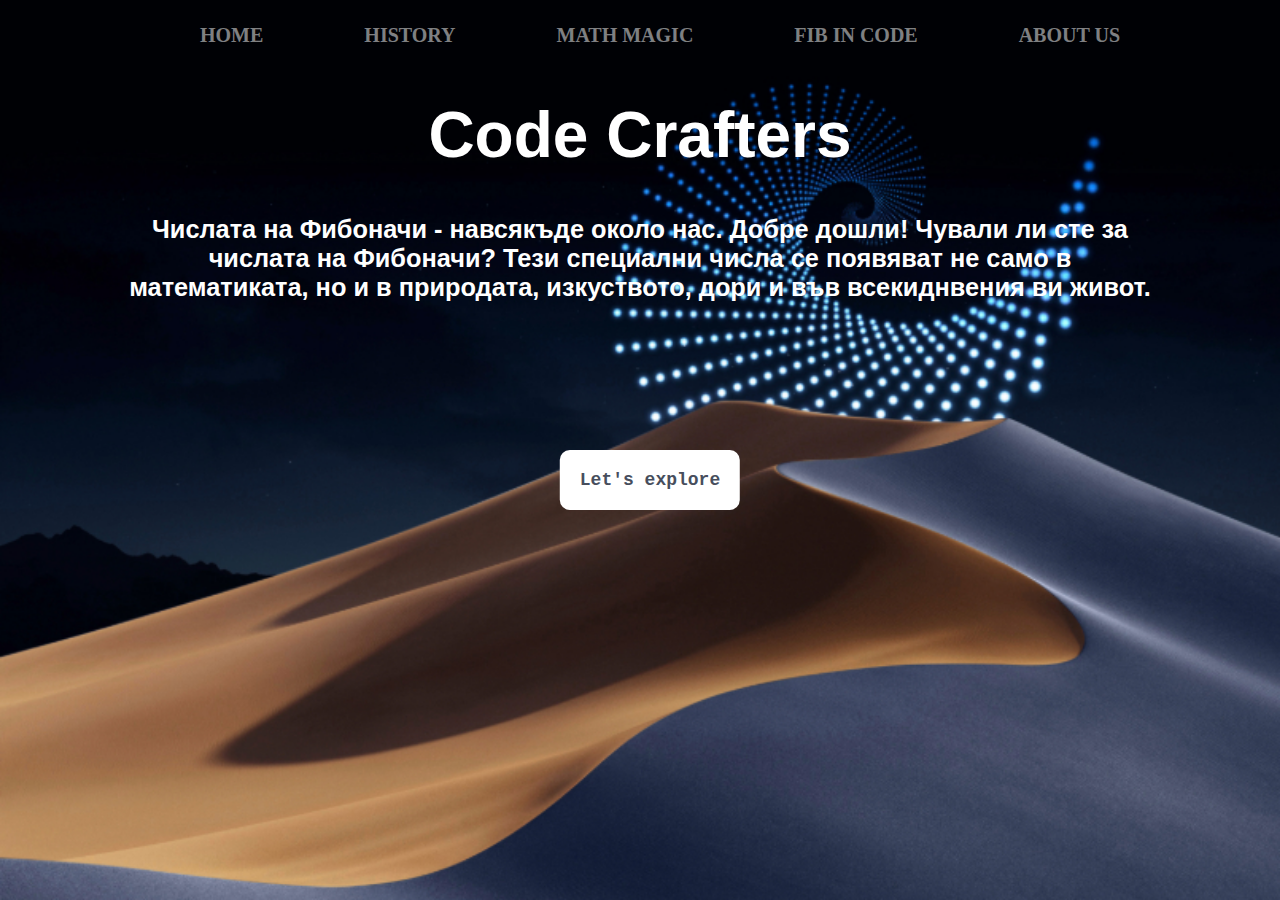
<file: index.html>
<!DOCTYPE html>
<html lang="en">

<head>
    <meta charset="UTF-8">
    <meta name="viewport" content="width=device-width, initial-scale=1.0">
    <title>CodeCrafterS</title>
    <link rel="stylesheet" href="style/main.css">
</head>

<body>
    <ul class="nav">
        <li><a href="index.html">Home</a></li>
        <li><a href="pages/history.html">History</a></li>
        <li><a href="pages/mathematics-magic.html">Math Magic</a></li>
        <li><a href="pages/fibin-code.html">Fib In Code</a></li>
        <li><a href="pages/about-us.html">About Us</a></li>
    </ul>
    <div class="text-center">
        <h1>Code Crafters</h1>
        <h2>Числата на Фибоначи - навсякъде около нас.
            Добре дошли!
            Чували ли сте за числата на Фибоначи? Тези специални числа се
             появяват не само в математиката, но и в природата, изкуството, дори и във всекиднвения ви живот.
            </h2>
            <a href="pages/history.html"><button>Let's explore</button></a>
    </div>

    

</body>

</html>
</file>
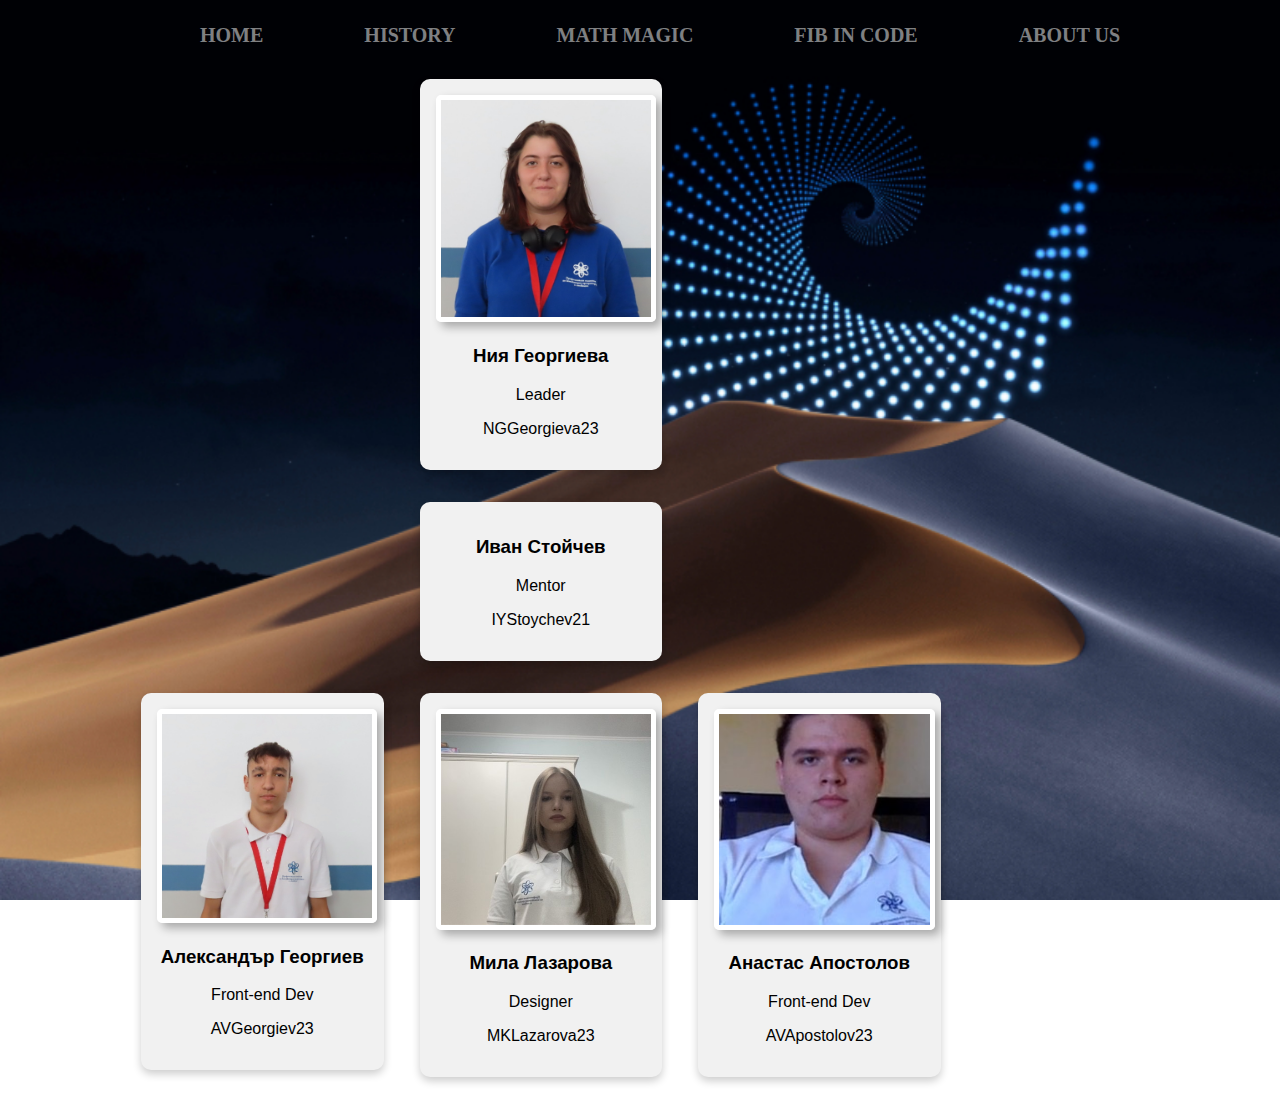
<file: Aboutus.html>
<!DOCTYPE html>
<html lang="en">

<head>
    <meta charset="UTF-8">
    <meta name="viewport" content="width=device-width, initial-scale=1.0">
    <title>CodeCrafterS</title>
    <link rel="stylesheet" href="style.css">
</head>

<body>
    <ul class="nav">
        <li><a href="homepage.html">Home</a></li>
        <li><a href="History.html">History</a></li>
        <li><a href="mathematicsmagic.html">Math Magic</a></li>
        <li><a href="fibincode.html">Fib In Code</a></li>
        <li><a href="Aboutus.html">About Us</a></li>
    </ul>

    <center>
        <div>
            <div class="row">
                <div class="column">
                </div>
                <div class="column">
                    <div class="card">
                        <img src="img/NGGeorgieva.jpg">
                        <h3>Ния Георгиева</h3>
                        <p>Leader</p>
                        <p>NGGeorgieva23</p>
                    </div>
                </div>
                <div class="column">
                </div>
            </div>

            <div class="row">
                <div class="column">
                </div>
                <div class="column">
                    <div class="card">
                        <h3>Иван Стойчев</h3>
                        <p>Mentor</p>
                        <p>IYStoychev21</p>
                    </div>
                </div>
                <div class="column">
                </div>
            </div>

            <div class="row"></div>
            <div class="row">
                <div class="column">
                    <div class="card">
                        <img src="img/AVGeorgiev23.jpg">
                        <h3>Александър Георгиев</h3>
                        <p>Front-end Dev</p>
                        <p>AVGeorgiev23</p>
                    </div>
                </div>

                <div class="column">
                    <div class="card">
                        <img src="img/MKLazarova23.jpg">
                        <h3>Мила Лазарова</h3>
                        <p>Designer</p>
                        <p>MKLazarova23</p>
                    </div>
                </div>

                <div class="column">
                    <div class="card">
                        <img src="img/AVApostolov23.jpg">
                        <h3>Анастас Апостолов</h3>
                        <p>Front-end Dev</p>
                        <p>AVApostolov23</p>
                    </div>
                </div>

            </div>
        </div>
    </center>
</body>

</html>
</file>
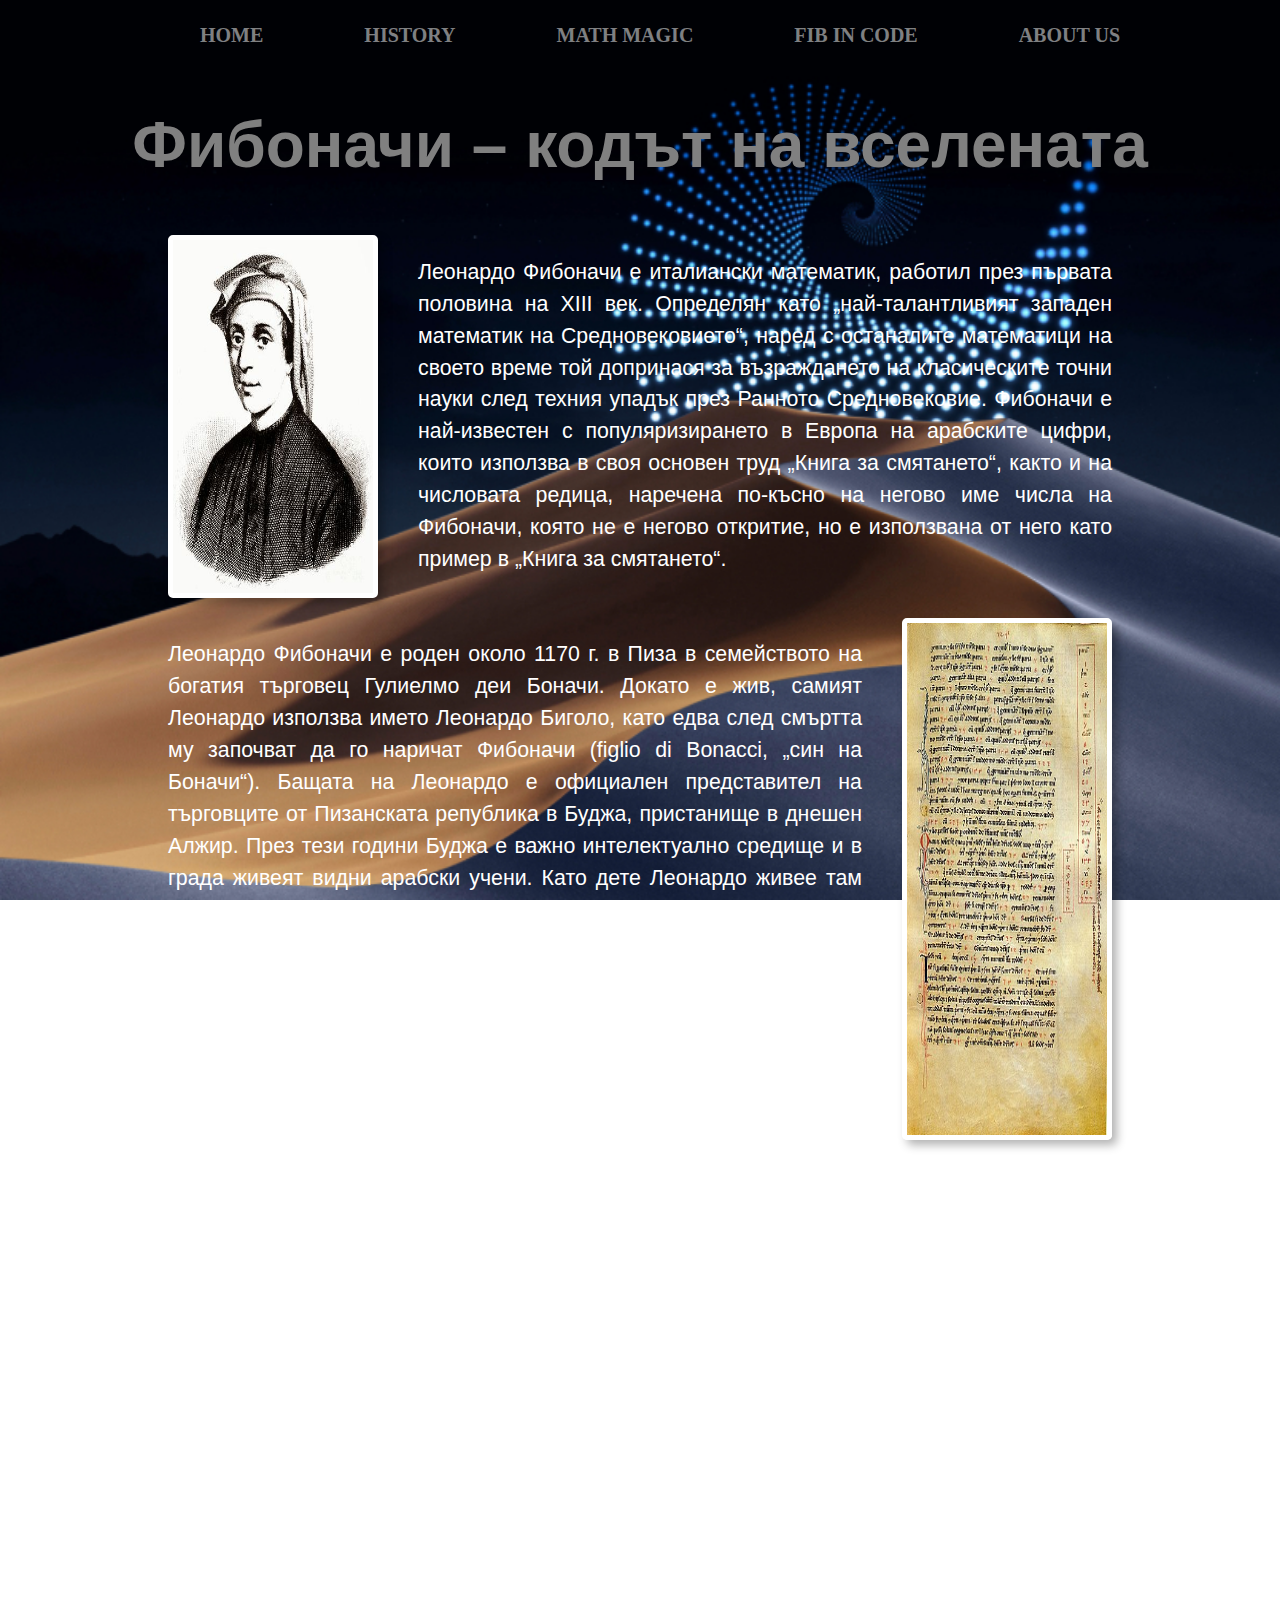
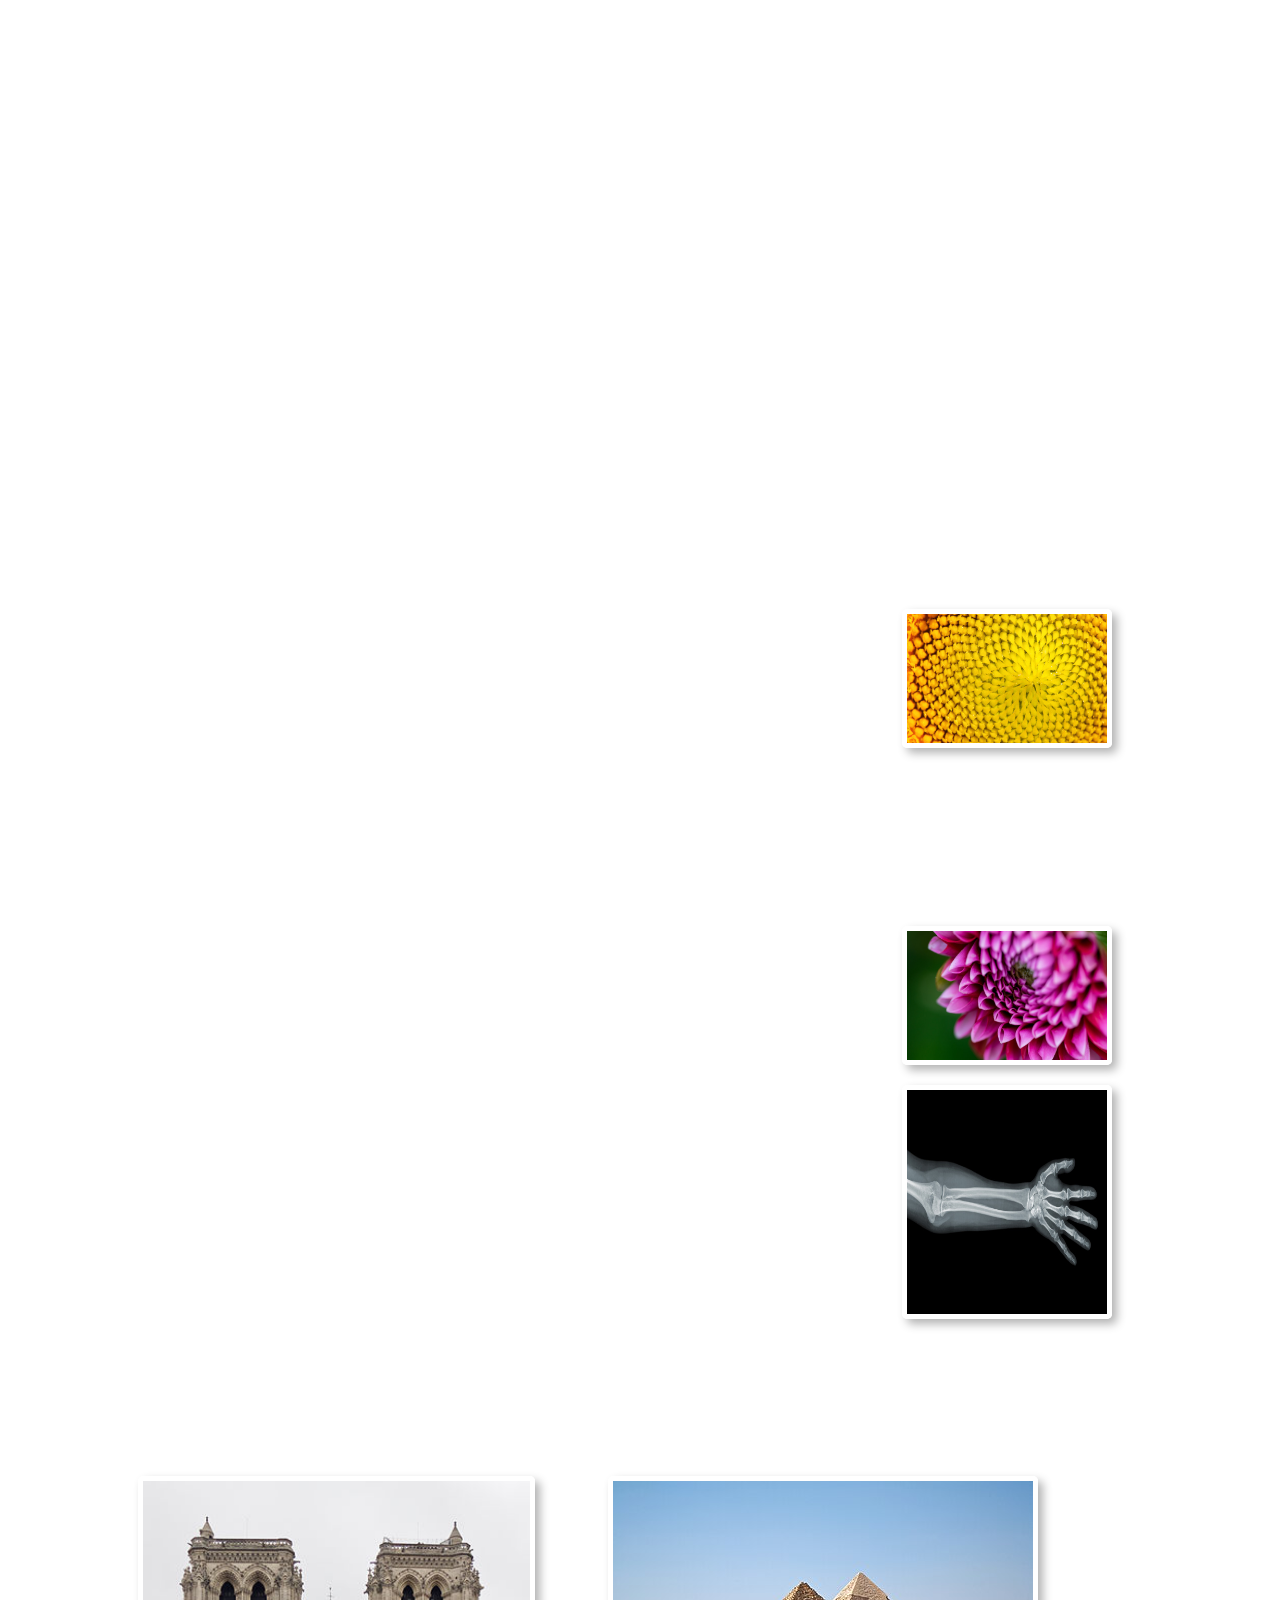
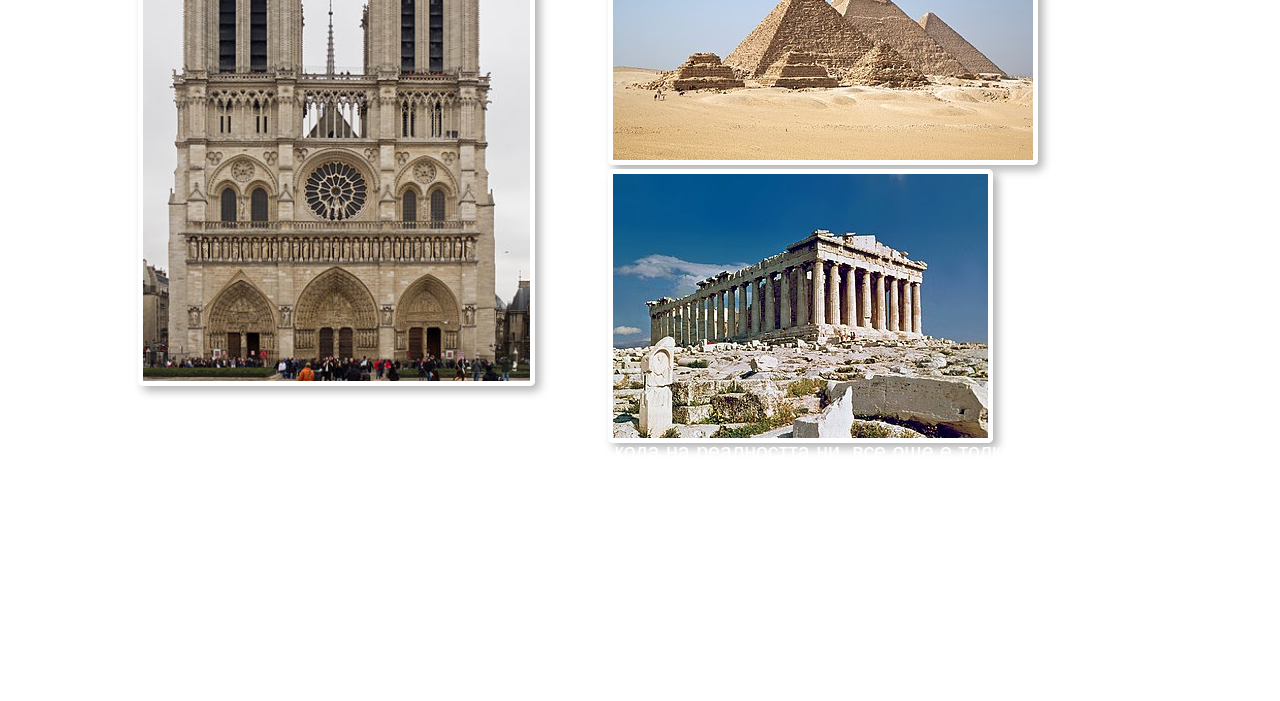
<file: History.html>
<!DOCTYPE html>
<html lang="en">

<head>
  <meta charset="UTF-8">
  <meta name="viewport" content="width=device-width, initial-scale=1.0">
  <link rel="stylesheet" href="style.css">
  <title>CodeCrafterS</title>
</head>

<body>
  <ul class="nav">
    <li><a href="homepage.html">Home</a></li>
    <li><a href="History.html">History</a></li>
    <li><a href="mathematicsmagic.html">Math Magic</a></li>
    <li><a href="fibincode.html">Fib In Code</a></li>
    <li><a href="Aboutus.html">About Us</a></li>
</ul>
  <h2 class="title">Фибоначи – кодът на вселената</h2>
  <div class="block">
    <img src="img/Fibonacci2.jpg">
    <p>Леонардо Фибоначи е италиански математик, работил през първата половина на XIII век. Определян като
      „най-талантливият западен математик на Средновековието“, наред с останалите математици на своето време той
      допринася за възраждането на класическите точни науки след техния упадък през Ранното Средновековие. Фибоначи
      е
      най-известен с популяризирането в Европа на арабските цифри, които използва в своя основен труд „Книга за
      смятането“, както и на числовата редица, наречена по-късно на негово име числа на Фибоначи, която не е негово
      откритие, но е използвана от него като пример в „Книга за смятането“. </p>
  </div>
  <div class="block">
    <p>Леонардо Фибоначи е роден около 1170 г. в Пиза в семейството на богатия търговец Гулиелмо деи Боначи. Докато
      е
      жив,
      самият Леонардо използва името Леонардо Биголо, като едва след смъртта му започват да го наричат Фибоначи
      (figlio
      di
      Bonacci, „син на Боначи“). Бащата на Леонардо е официален представител на търговците от Пизанската република в
      Буджа, пристанище в днешен Алжир. През тези години Буджа е важно интелектуално средище и в града живеят видни
      арабски учени. Като дете Леонардо живее там заедно с баща си, и още по това време се запознава с арабските
      цифри.
      След като установява, че аритметичните изчисления с арабски цифри са по-прости и ефективни, отколкото с римски
      цифри, Фибоначи предприема пътувания в Средиземноморието – Египет, Сирия, Сицилия, Прованс, Цариград, за да се
      учи
      при водещите математици от това време. Той се връща в Италия около 1200 г., а през 1202 г. публикува наученото
      в
      своята „Книга за смятането“.</p>
    <img src="img/330px-Liber_abbaci_magliab_f124r.jpg">
  </div>
  <div class="block">
    <p>В своята „Книга за смятането“ Фибоначи представя т.нар. „индийски метод“, известен днес като арабски цифри.
      Книгата
      се застъпва за използването на десетична бройна система с позиционна номерация и демонстрира практическите
      преимущества на този метод, прилагайки решетъчно умножение и египетски дроби в счетоводството, преобразуването
      на
      единици за измерване, изчисляването на лихви и обменни курсове. Освен използването на арабските цифри, книгата
      включва и признаци за делимост, правила за изчисляване на квадратни и кубични корени, както и множество
      примерни
      задачи с техните решения. „Книга за смятането“ става популярна сред образованите кръгове в Западна Европа и
      оказва
      силно влияние върху развитието на западноевропейската мисъл.</p>
  </div>
  <div class="block">
    <p>Значението на числата на Фибоначи в математиката е толкова голямо, че и днес на тях е посветено самостоятелно
      периодично издание, Fibonacci Quarterly. Неговото име носи и астероидът 6765 Фибоначи.</p>
  </div>
  <div class="block">
    <p>През далечната 1202 г. италианският математик и животновъд Леонардо Писано, в опит да пресметне колко зайци
      ще
      е
      отгледал до края на сезона, прави определени изчисления и получава специфична поредица от числа, която
      по-късно
      става известна като числата или редицата на Фибоначи.</p>
  </div>
  <div class="block">
    <p>А последователността е следната: 1, 1, 2, 3, 5, 8, 13, 21, 34, 55, 89, 144 и така - до безкрайност. Формулата
      е
      проста - всяко следващо число е равно на сбора между предходните две, а съотношението между последните две
      числа
      в
      редицата е невероятно близо до "златното сечение" (1.618).</p>
  </div>
  <div class="block">
    <p>"Златното сечение" е термин, въведен от Леонардо да Винчи, и се счита за божествена пропорция, която се среща
      в
      древногръцката архитектура, египетската култура и е в основата на философските въжделения на Питагор.</p>
  </div>
  <div class="block">
    <p>Истината е, че числата на Фибоначи се срещат в природата по най-различни и любопитни начини - явление, което
      представлява главоблъсканица за учените от стотици години насам.</p>
    <img src="img/768x432.jpg">
  </div>
  <div class="block">
    <p>Подредбата на семките в слънчогледа е най-очевидният пример за това. Броят на спиралите в питата винаги е
      равен
      на
      число на Фибоначи, а броят на сочещите наляво и тези на сочещите надясно спирали винаги е равен на две поредни
      числа
      на Фибоначи.</p>
  </div>
  <div class="block">
    <p>Същото явление може да се наблюдава и при формите на шишарката, ананаса, зелето и дори в черупките на
      охлювите
      и
      подредбата на тичинки при цветята.</p>
    <img src="img/768x432 (1).jpg">
  </div>
  <div class="block">

    <p>Но най-интересното е, че редицата на Фибоначи присъства и в биологичния дизайн на човека, като органите и
      частите
      на тялото следват последователността от 1, 2, 3 и 5. Ако погледнем ръката или краката си, ще установим, че те
      се
      състоят от три части и завършват с пет пръста. Големината на костите в крайниците и размера на фалангите в
      пръстите
      ни също са подвластни на тези пропорции.</p>
    <img src="img/768x432 (2).jpg">
  </div>
  <div class="block">
    <p>Златното сечение съществува и в архитектурата още от древни времена. Примери за това са Египетските пирамиди,
      Партенона в атинския Акропол, Парижката света Богородица и др. </p>
  </div>
  <div class="img-grid">
    <img src="img/375px-Cathédrale_Notre-Dame_de_Paris_-_12.jpg" class="grid-item">
    <span class="grid-item">
      <img src="img/All_Gizah_Pyramids.jpg"><br />
      <img src="img/The_Parthenon_in_Athens.jpg">
    </span>
  </div>
  <div class="block">
    <p>Защо и как редицата на Фибоначи отразява кода на реалността ни, все още е толкова голяма гатанка, колкото е и
      по
      времето на Леонардо Писано.</p>
  </div>
  <div class="block">
    <p>Едно е сигурно - колкото повече се вглеждаме в природата и нейните форми, на толкова повече места
      забелязваме,
      че
      съществуват математически закономерности, които ни карат да чувстваме, че всичко живо около нас е отлято по
      сходен,
      космически калъп.</p>
  </div>
</body>

</html>
</file>
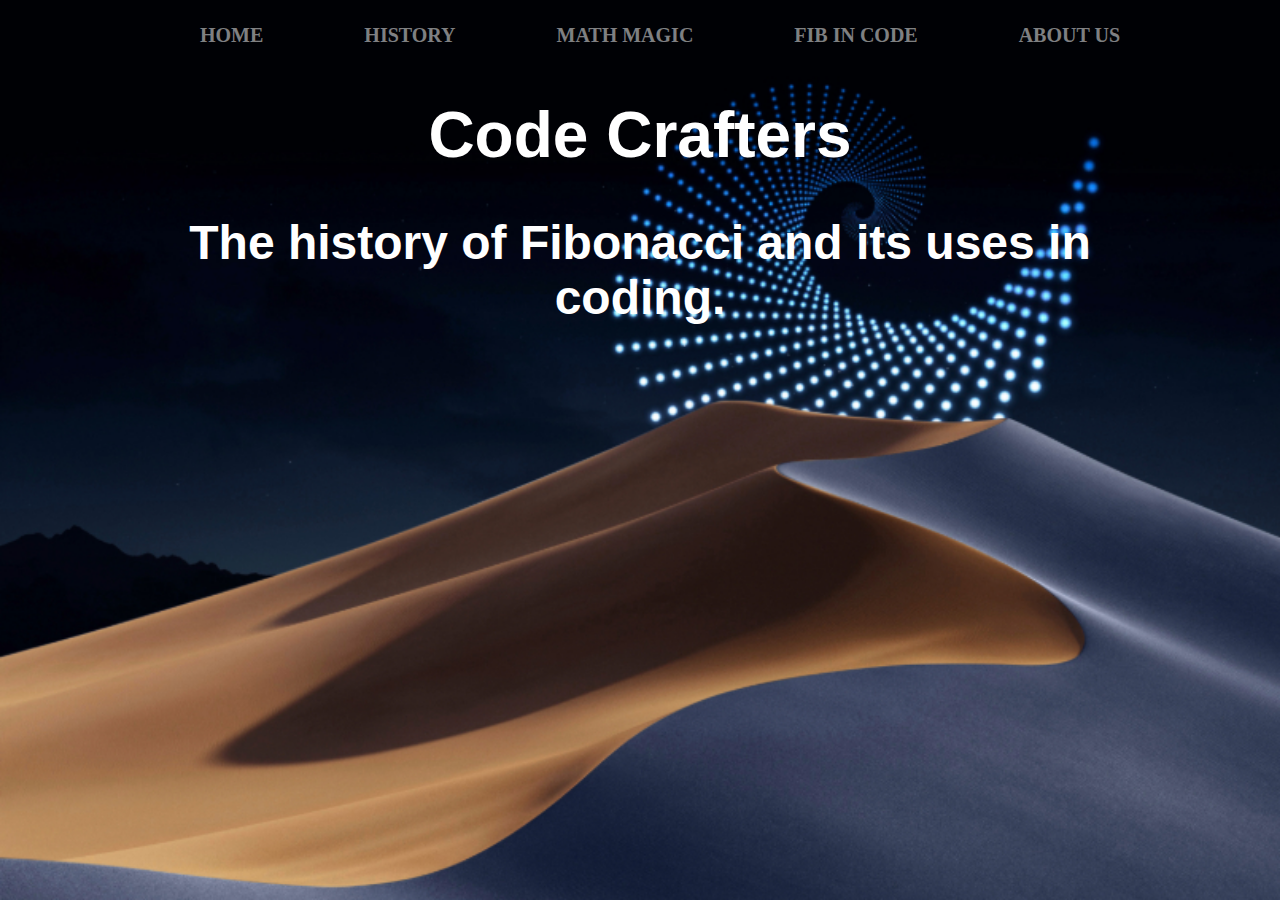
<file: homepage.html>
<!DOCTYPE html>
<html lang="en">

<head>
    <meta charset="UTF-8">
    <meta name="viewport" content="width=device-width, initial-scale=1.0">
    <title>CodeCrafterS</title>
    <link rel="stylesheet" href="style.css">
</head>

<body>
    <ul class="nav">
        <li><a href="homepage.html">Home</a></li>
        <li><a href="History.html">History</a></li>
        <li><a href="mathematicsmagic.html">Math Magic</a></li>
        <li><a href="fibincode.html">Fib In Code</a></li>
        <li><a href="Aboutus.html">About Us</a></li>
    </ul>
    <div class="text-center">
        <h1>Code Crafters</h1>
        <h2>The history of Fibonacci and its uses in coding.</h2>
    </div>


</body>

</html>
</file>
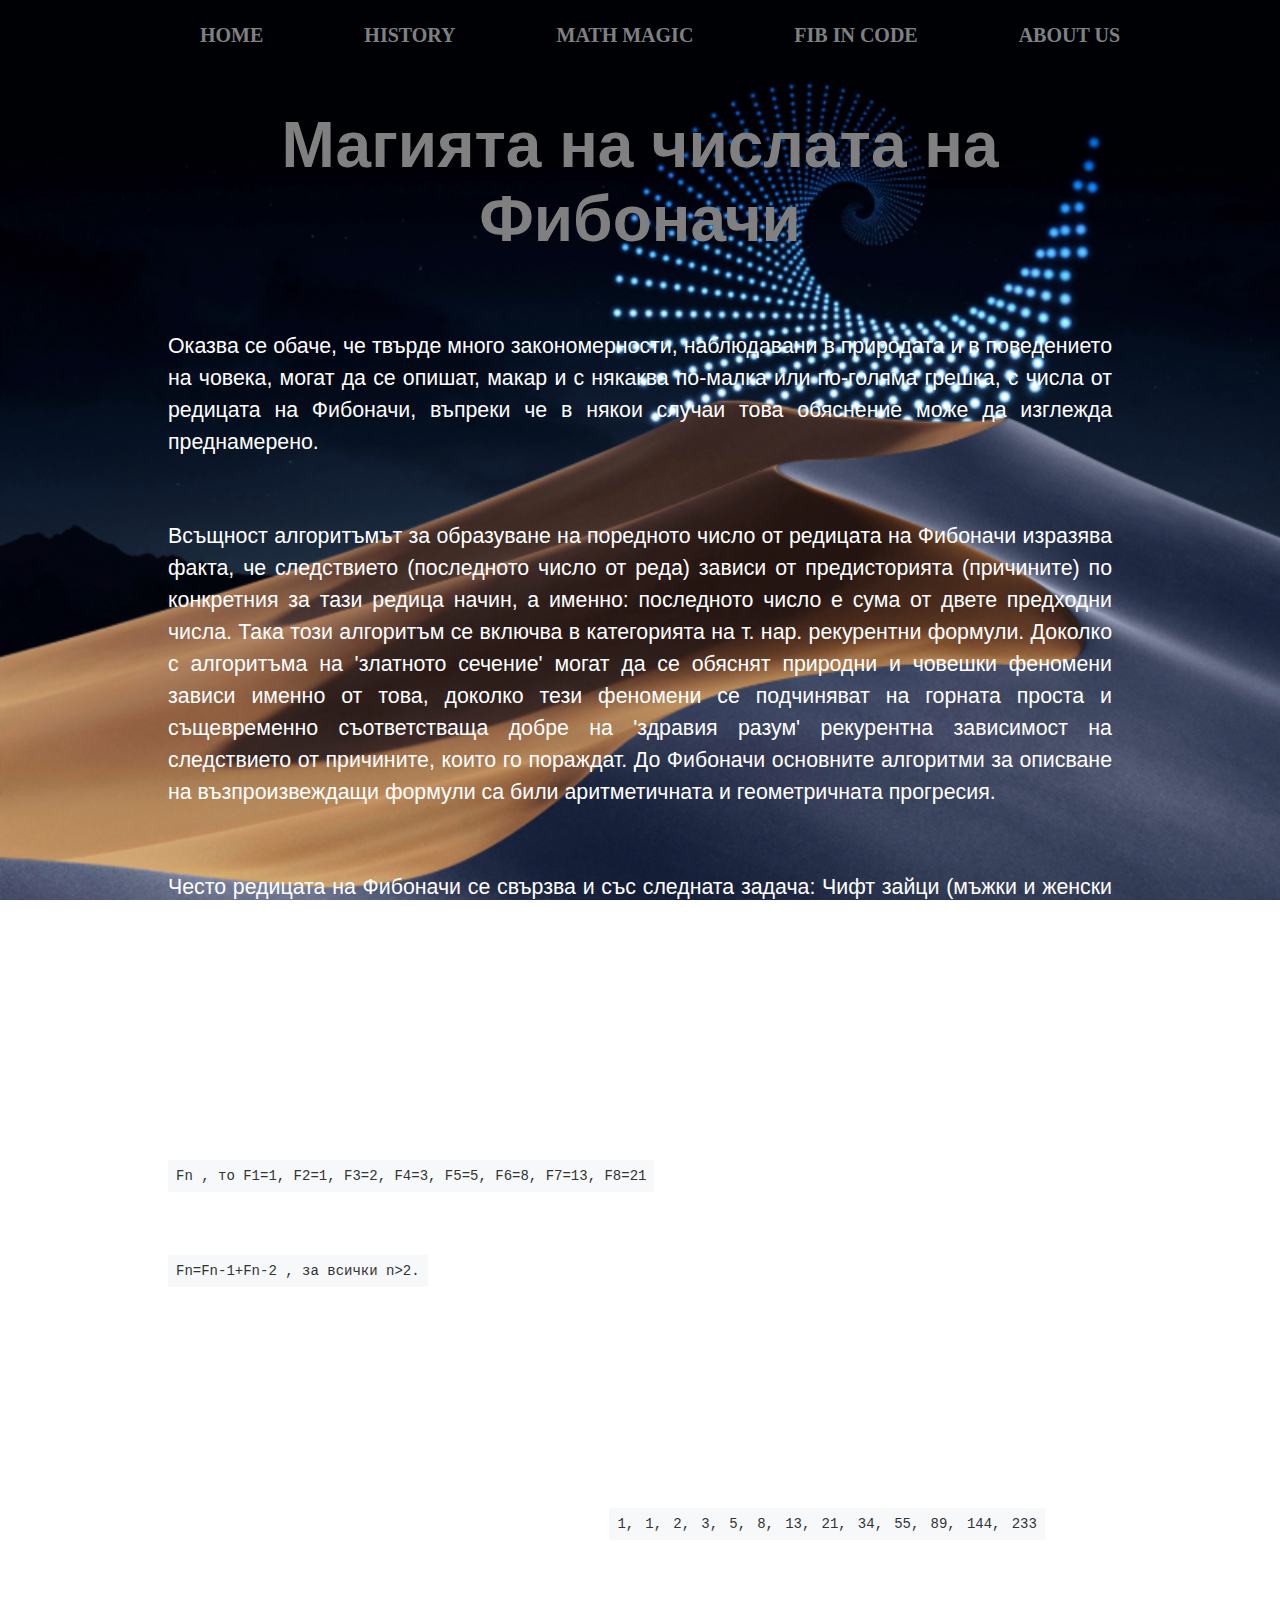
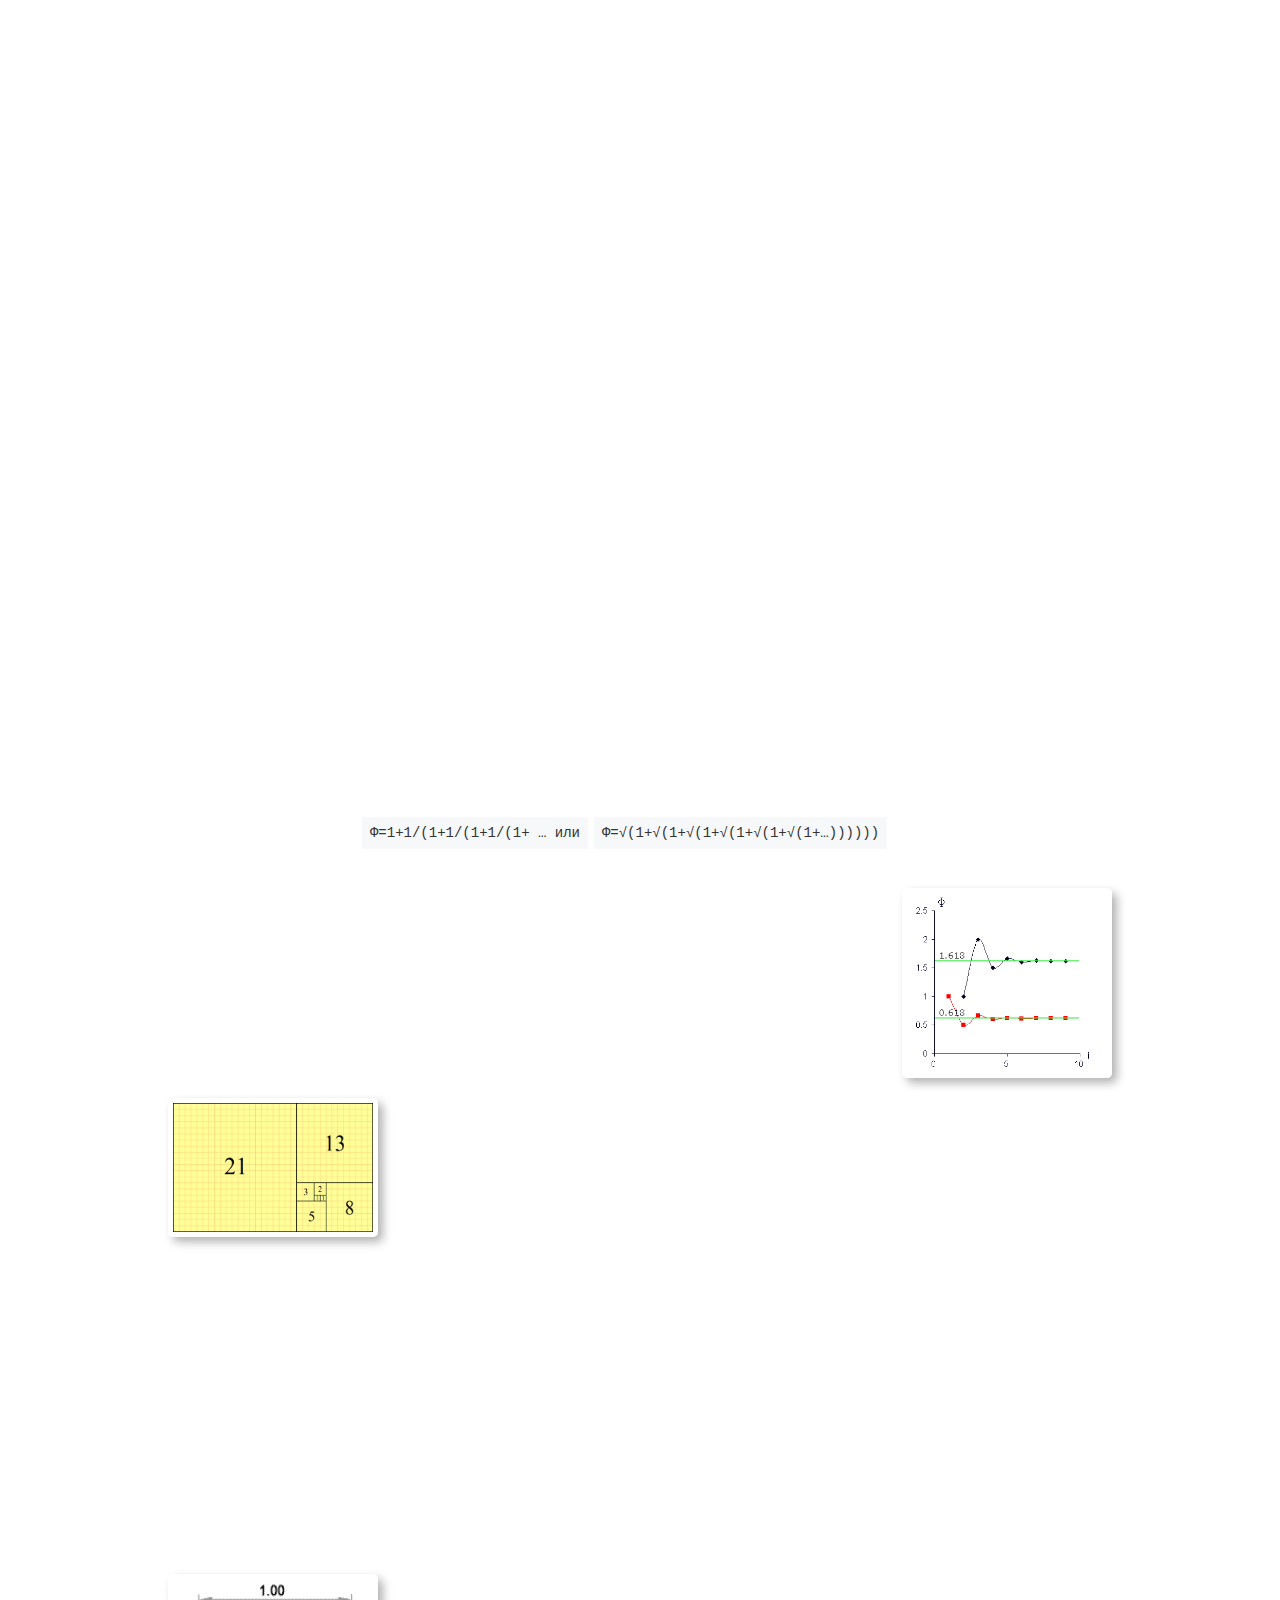
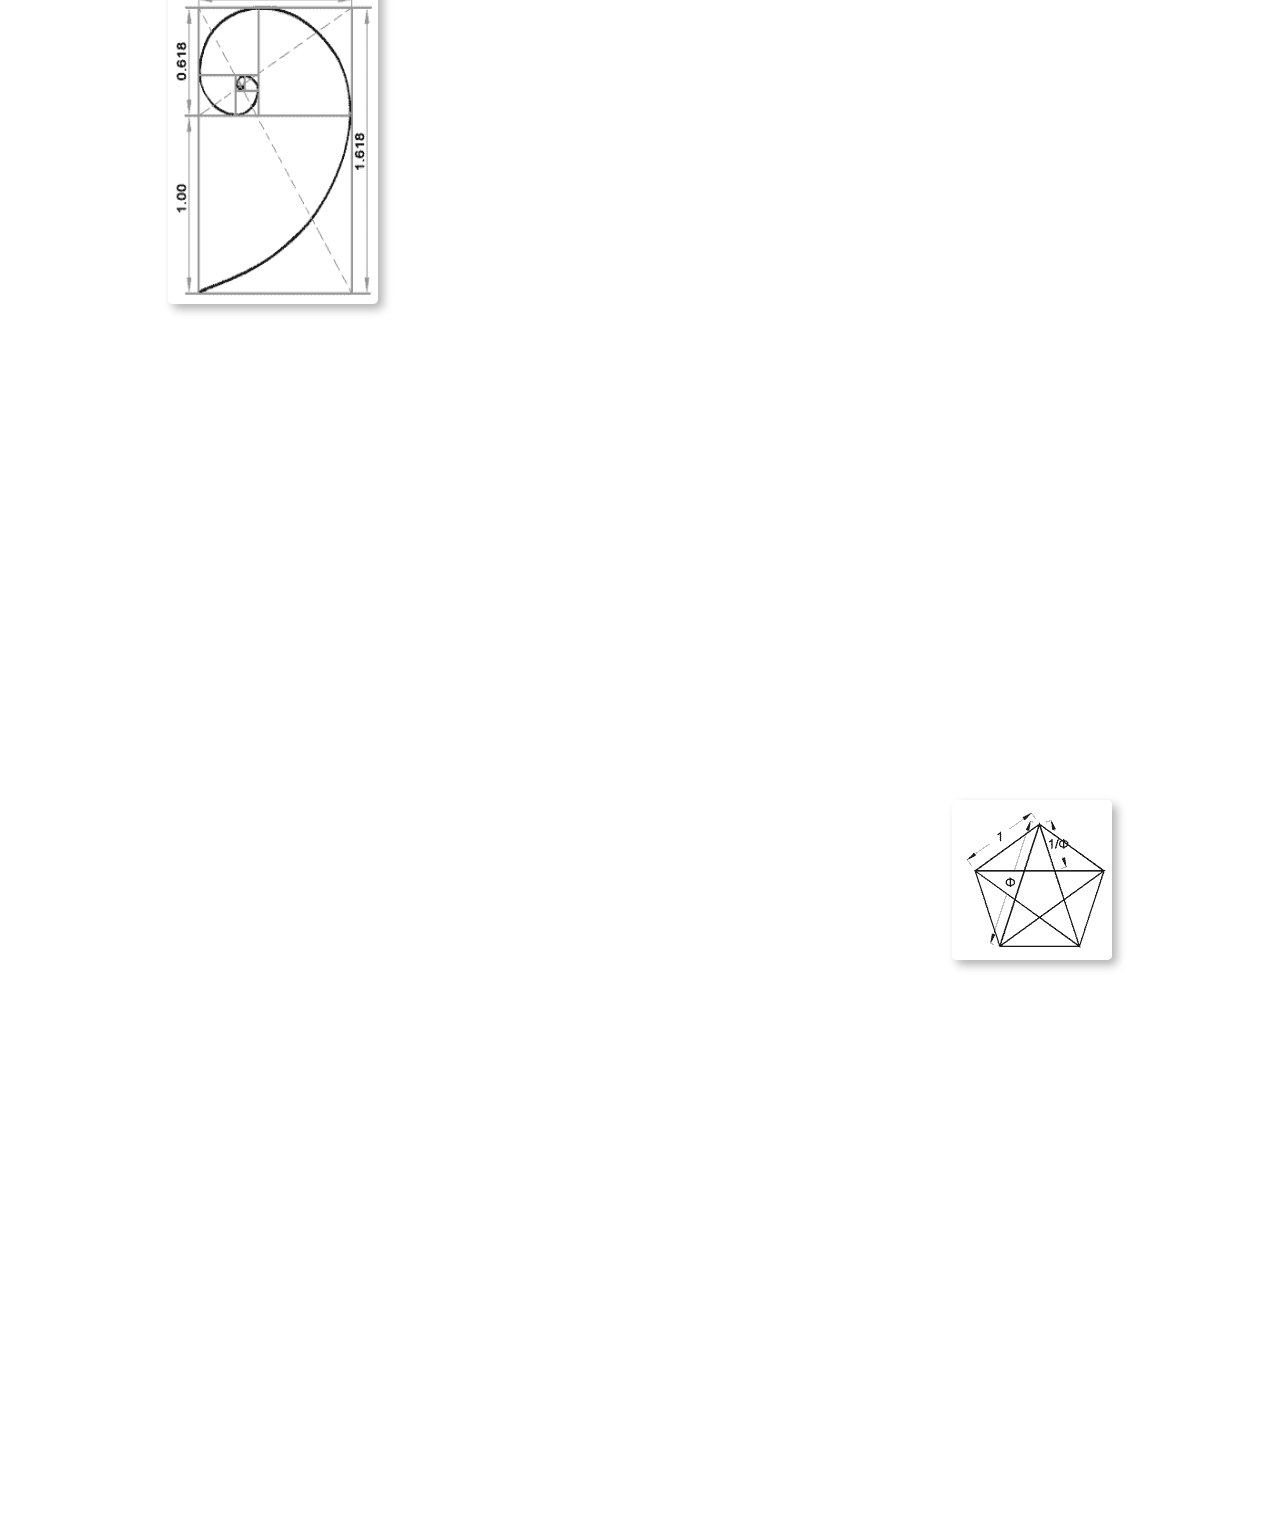
<file: mathematicsmagic.html>
<!DOCTYPE html>
<html lang="en">

<head>
    <meta charset="UTF-8">
    <meta name="viewport" content="width=device-width, initial-scale=1.0">
    <link rel="stylesheet" href="style.css">
    <title>CodeCrafterS</title>
</head>

<body>
    <ul class="nav">
        <li><a href="homepage.html">Home</a></li>
        <li><a href="History.html">History</a></li>
        <li><a href="mathematicsmagic.html">Math Magic</a></li>
        <li><a href="fibincode.html">Fib In Code</a></li>
        <li><a href="Aboutus.html">About Us</a></li>
    </ul>
    <h2 class="title">Магията на числата на Фибоначи</h2>
    <div class="block">
        <p>
            Оказва се обаче, че твърде много закономерности, наблюдавани в природата и в поведението на човека, могат да
            се опишат,
            макар и с някаква по-малка или по-голяма грешка, с числа от редицата на Фибоначи, въпреки че в някои случаи
            това обяснение може да изглежда преднамерено.
        </p>
    </div>
    <div class="block">
        <p>
            Всъщност алгоритъмът за образуване на поредното число от редицата на Фибоначи изразява факта, че следствието
            (последното число от реда) зависи от предисторията
            (причините) по конкретния за тази редица начин, а именно: последното число е сума от двете предходни числа.
            Така този алгоритъм се
            включва в категорията на т. нар. рекурентни формули. Доколко с алгоритъма на 'златното сечение' могат да се
            обяснят природни и
            човешки феномени зависи именно от това, доколко тези феномени се подчиняват на горната проста и същевременно
            съответстваща добре на 'здравия разум'
            рекурентна зависимост на следствието от причините, които го пораждат. До Фибоначи основните алгоритми за
            описване на възпроизвеждащи формули са
            били аритметичната и геометричната прогресия.
        </p>
    </div>
    <div class="block">
        <p>Често редицата на Фибоначи се свързва и със следната задача: Чифт зайци (мъжки и женски екземпляр) могат да
            произведат за единица време (напр. един месец) нов чифт зайци, които продължават да се размножават (в
            класическата задача на Фибоначи на новородения чифт зайци са му необходими два месеца, за да дадат първото
            си поколение, след което продължават да се размножават всеки месец). Колко е броят на живите чифтове зайци
            след определено време, ако никой не унищожава зайците? </p>
    </div>
    <div class="block">
        <p>Ако означим броя двойки зайци на n-тия месец с <span class="formula">Fn , то F1=1, F2=1, F3=2, F4=3, F5=5, F6=8, F7=13, F8=21</span></p>
    </div>
    <div class="block">
        <p><span class="formula">Fn=Fn-1+Fn-2 , за всички n>2.</span></p>
    </div>
    <div class="block">
        <p>
            Броят на двойките зайци на n-тия месец е равен на броя Fn-1 двойки зайци от миналия месец плюс броят на
            родилите се двойки зайци, който съвпада с числото Fn-2 двойки зайци, родили през (n-2)-рия месец (нали само
            те даваха потомство).
        </p>
    </div>
    <div class="block">
        <p>Числа Fn, образуващи последователността<span class="formula">1, 1, 2, 3, 5, 8, 13, 21, 34, 55, 89, 144, 233</span>, … се наричат “числа на Фибоначи“, а самата последователност — ред на Фибоначи.</p>
    </div>
    <div class="block">
        <p>
            Човек харесва някакъв предмет заради формата му. Усещането за красота и хармония най-често произтича от
            съчетанието на симетрия и златно сечение.
        </p>
    </div>
    <div class="block">
        <p>Цялото винаги се състои от части и ако те са в "златно" съотношение – помежду си и с цялото, то това винаги е
            белег на структурно и функционално съвършенство в изкуството, науката, техниката и природата.</p>
    </div>
    <div class="block">
        <p>Едно от най-важните свойства на числата на Фибоначи е съществуването на т.н. коефициенти на Фибоначи, т.е.
            постоянни отношения на различни членове на реда. Те се определят по следния начин:</p>
    </div>
    <div class="block">
        <ul>
            <li>
                Отношението на всяко число към следващото, което се стреми все повече и повече към 0.61803…
            </li>
            <li>
                Отношението на всяко число към предишното се стреми към 1.61803… (обратно на 0.618). Числото
                1.61803… ,
            </li>
        </ul>
    </div>
    <div class="block">
        <p>Това число се означава се с главната гръцка буква Ф (фи) – първата буква в името на Фидий.</p>
    </div>
    <div class="block">
        <p>Любопитно е, че 1/Ф = 0.61803398… Числото Ф е единственото положително число, което се превръща в
            реципрочното си при изваждане на единица. Може да се представи и като сума от безкрайния ред: <span
                class="formula">Ф=1+1/(1+1/(1+1/(1+ … или</span>
            <snap class="formula">Ф=√(1+√(1+√(1+√(1+√(1+√(1+…))))))</snap>
        </p>
    </div>
    <div class="block">
        <p>Ф е границата, към която се стреми отношението на два последователни члена от реда на Фибоначи.</p>
        <img src="img/graph.gif">
    </div>
    <div class="block">
        <img src="img/525px-34_21-FibonacciBlocks.png">
        <p>
            Златни правоъгълници са правоъгълници, чиито страни са в "златно" съотношение. "Златният" правоъгълник има
            някои интересни свойства.
        </p>
    </div>
    <div class="block">
        <p>
            Ако отрежем от "златния" правоъгълник квадрат, страната на който е равна на по-малката страна на
            правоъгълника, остатъка ще бъде отново "златен" правоъгълник, но с по-малки размери
        </p>
    </div>
    <div class="block">
        <p>
            Ако продължим да отрязваме квадрати, ще получаваме все по-малки и по-малки "златни" правоъгълници. При това
            ще са подредени по логаритмична спирала, съвсем същата като тази, която се образува от квадрати със страни,
            числата на Фибоначи.
        </p>
    </div>
    <div class="block">
        <img src="img/spiral.gif">
        <p>
            Златна спирала е спирала, която се образува при вписване на четвърт от окръжност във всеки квадрат, получен
            при безкрайно разделяне на златен правоъгълник в поредица от все по-малки златни правоъгълници. Тази спирала
            се доближава до логаритмична спирала с център пресечената точка на диагоналите на първите два правоъгълника.
            Полюсът на спиралата лежи на пресечната точка на диагоналите на началния правоъгълник и първия отрязан
            правоъгълник. При това диагоналите на всички следващи намаляващи "златни" правоъгълници лежат на тези
            диагонали.
        </p>
    </div>
    <div class="block">
        <p>
            Златен триъгълник е равнобедрен триъгълник, при който отношението на дължините на бедрото и основата е равно
            на златното сечение.
        </p>
    </div>
    <div class="block">
        <p>
            Съществуват два вида триъгълници, при които отношението на дължините на бедрото и основата е равно на
            златното сечение: остроъгълен (при който основата е по-малка от бедрото и ъгълът при върха е 36°, а ъглите
            при основата са 72°) и тъпоъгълен (при който основата е по-голяма от бедрото и ъгълът при върха е 108°, а
            ъглите при основата са 36°). Вторият вид триъгълници често се нарича сребърен триъгълник.
        </p>
    </div>
    <div class="block">
        <p>
            Във всеки златен триъгълник може да се впише едновременно един сребърен и един златен триъгълник, който е φ
            пъти по-малък.
        </p>
    </div>
    <div class="block">
        <p>
            Пентаграмът е фигура, образувана от 5 златни триъгълника, вписани в правилен петоъгълник. Всяка от петте
            линии, съставящи тази фигура, дели другата в златно отношение.
        </p>
        <img src="img/5gon.gif">
    </div>
    <div class="block">
        <p>
            Числата на на Фибоначи имат още куп удивителни свойства, които са разгледани подробно в книгите на М.
            Гарднер “Математически развлечения”.
        </p>
    </div>
    <div class="block">
        <p>
            Числата на на Фибоначи имат още куп удивителни свойства, които са разгледани подробно в книгите на М.
            Гарднер “Математически развлечения”.
        </p>
    </div>
    <div class="block">
        <p>
            След редица доста успешни удари на борса Ралф Елиот публикувал през 1939 г. серия статии в Financial World
            Magazine. В тях за първи път била представена теорията му, че движението на индекса Доу-Джонс се подчинява
            на определен ритъм. Излиза, че числата на Фибоначи могат да ви направят и богати.
        </p>
    </div>
    <div class="block center">
        <p class="bold">
            Ще ни се да завършим с думите на самият Елиот:
        </p>
    </div>
</body>

</html>
</file>
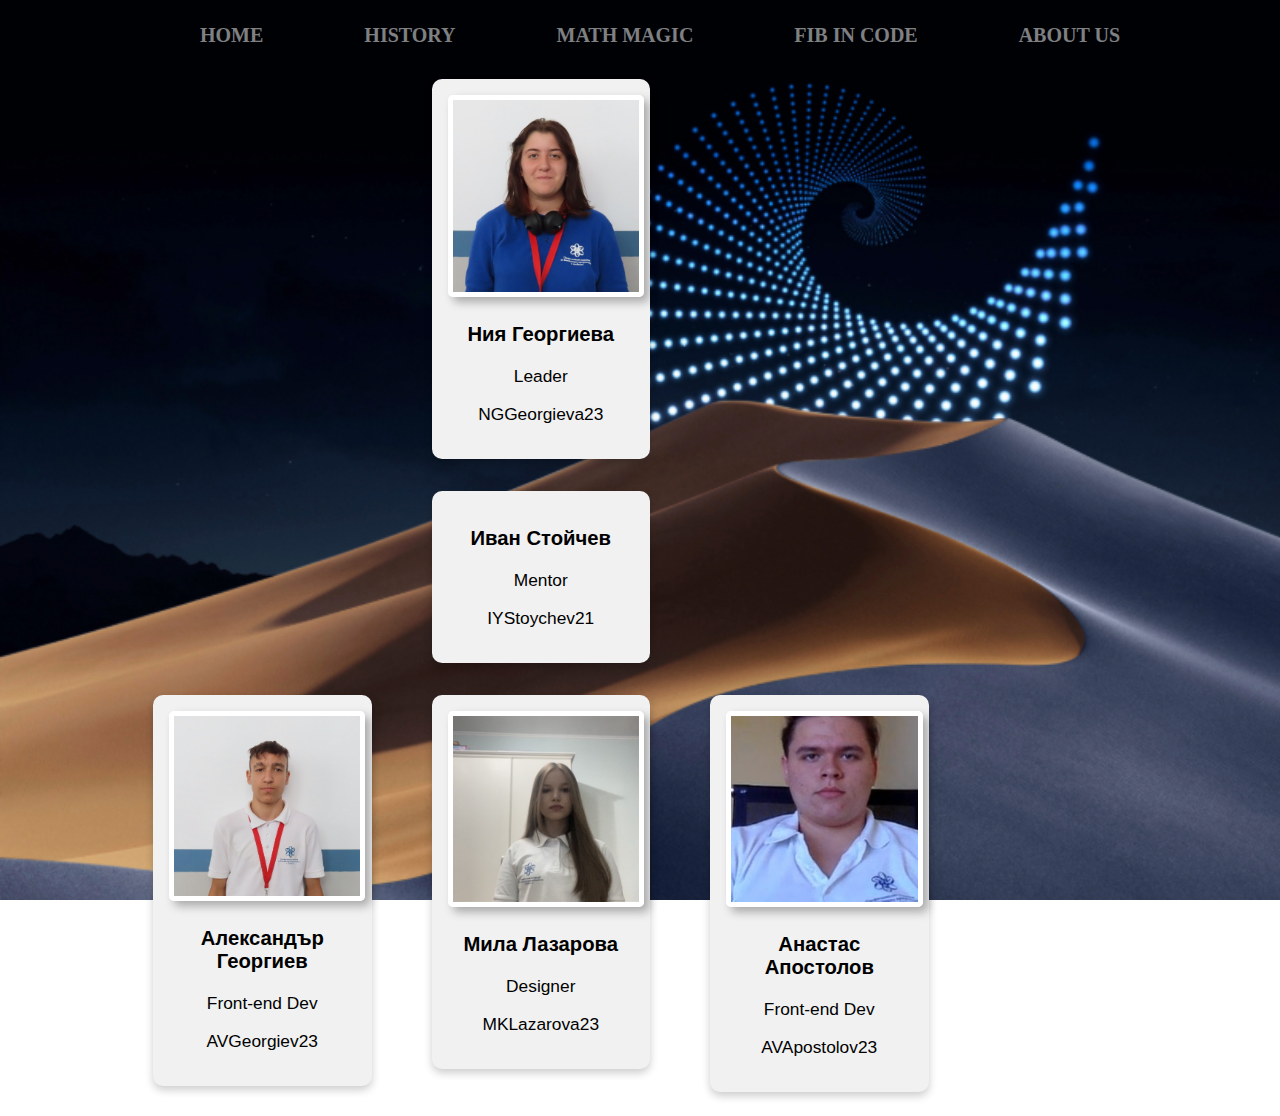
<file: pages/about-us.html>
<!DOCTYPE html>
<html lang="en">

<head>
    <meta charset="UTF-8">
    <meta name="viewport" content="width=device-width, initial-scale=1.0">
    <title>CodeCrafterS</title>
    <link rel="stylesheet" href="../style/main.css">
</head>

<body>
    <ul class="nav">
        <li><a href="../index.html">Home</a></li>
        <li><a href="history.html">History</a></li>
        <li><a href="mathematics-magic.html">Math Magic</a></li>
        <li><a href="fibin-code.html">Fib In Code</a></li>
        <li><a href="about-us.html">About Us</a></li>
    </ul>
    <div>
        <div class="row">
            <div class="column">
            </div>
            <div class="column">
                <div class="card">
                    <img src="../img/NGGeorgieva.jpg">
                    <h3>Ния Георгиева</h3>
                    <p>Leader</p>
                    <p>NGGeorgieva23</p>
                </div>
            </div>
            <div class="column">
            </div>
        </div>

        <div class="row">
            <div class="column">
            </div>
            <div class="column">
                <div class="card">
                    <h3>Иван Стойчев</h3>
                    <p>Mentor</p>
                    <p>IYStoychev21</p>
                </div>
            </div>
            <div class="column">
            </div>
        </div>

        <div class="row"></div>
        <div class="row">
            <div class="column">
                <div class="card">
                    <img src="../img/AVGeorgiev23.jpg">
                    <h3>Александър Георгиев</h3>
                    <p>Front-end Dev</p>
                    <p>AVGeorgiev23</p>
                </div>
            </div>

            <div class="column">
                <div class="card">
                    <img src="../img/MKLazarova23.jpg">
                    <h3>Мила Лазарова</h3>
                    <p>Designer</p>
                    <p>MKLazarova23</p>
                </div>
            </div>

            <div class="column">
                <div class="card">
                    <img src="../img/AVApostolov23.jpg">
                    <h3>Анастас Апостолов</h3>
                    <p>Front-end Dev</p>
                    <p>AVApostolov23</p>
                </div>
            </div>

        </div>
    </div>

</body>

</html>
</file>
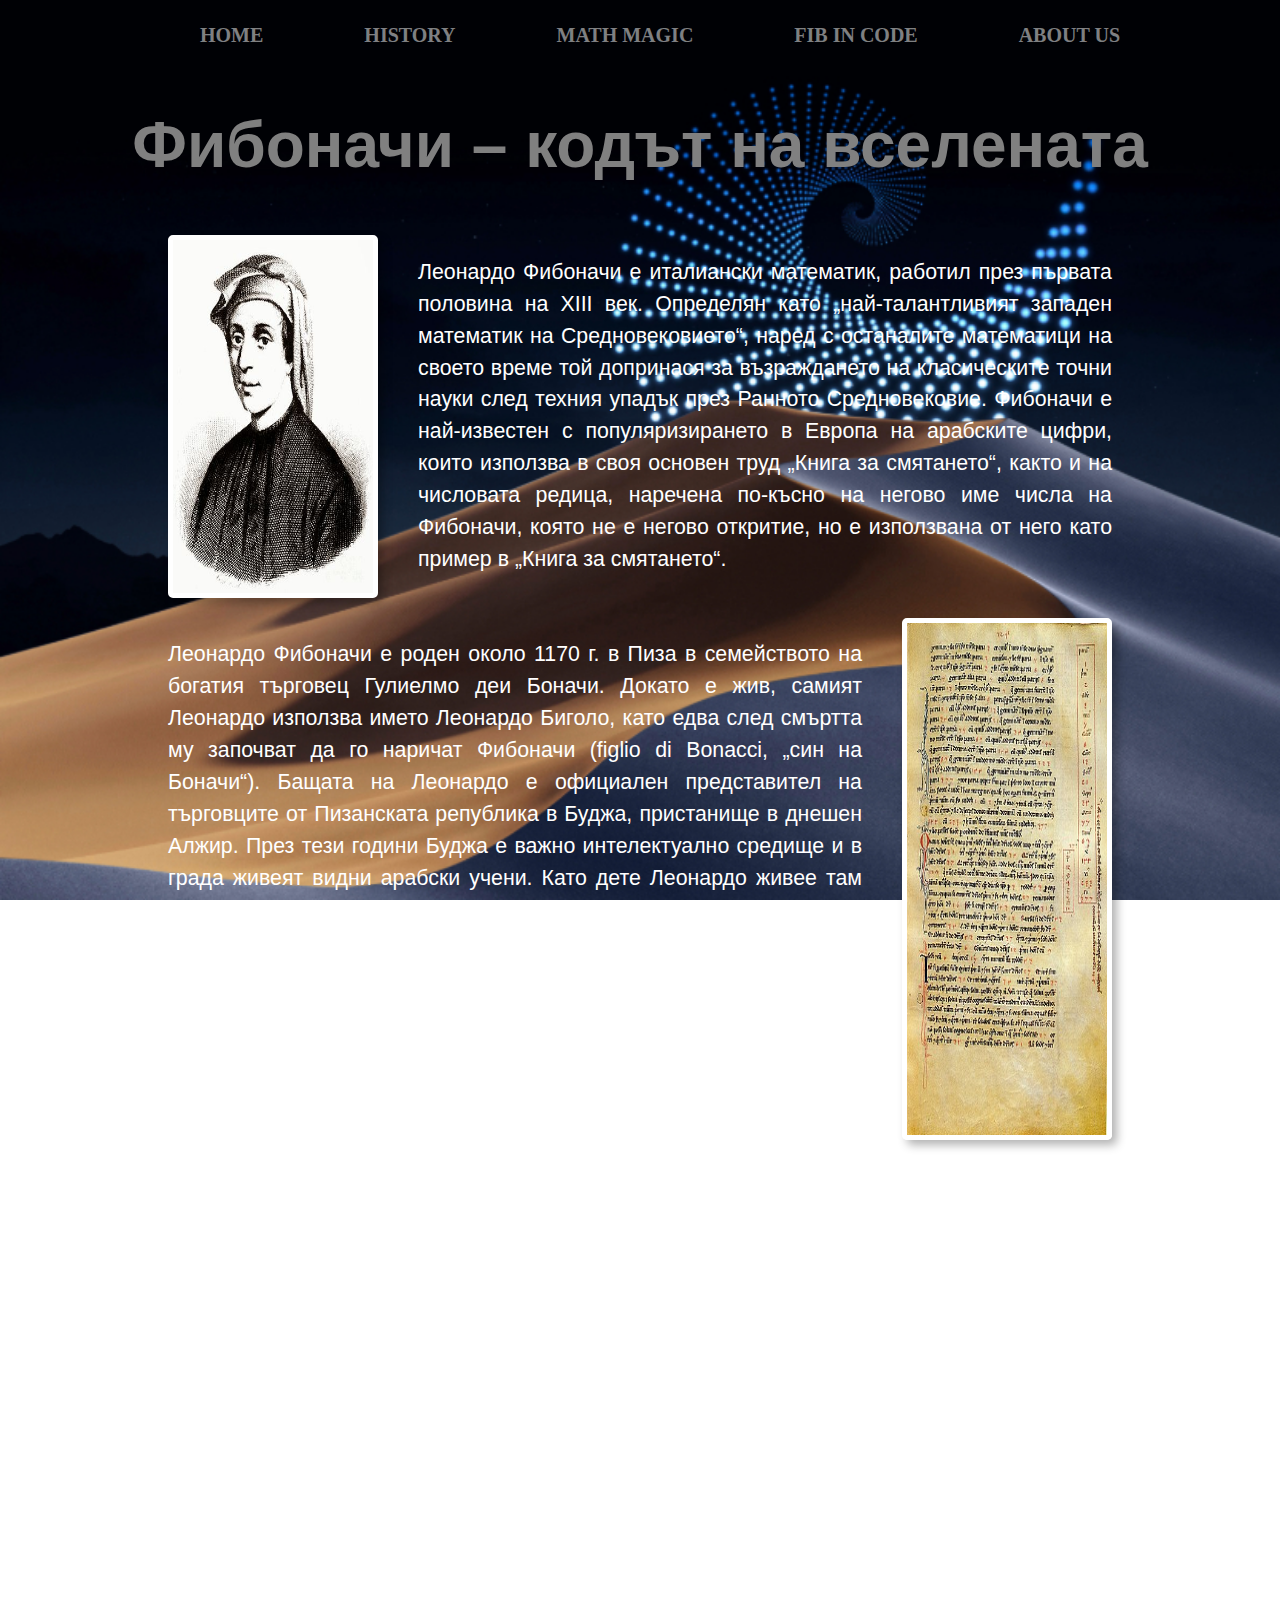
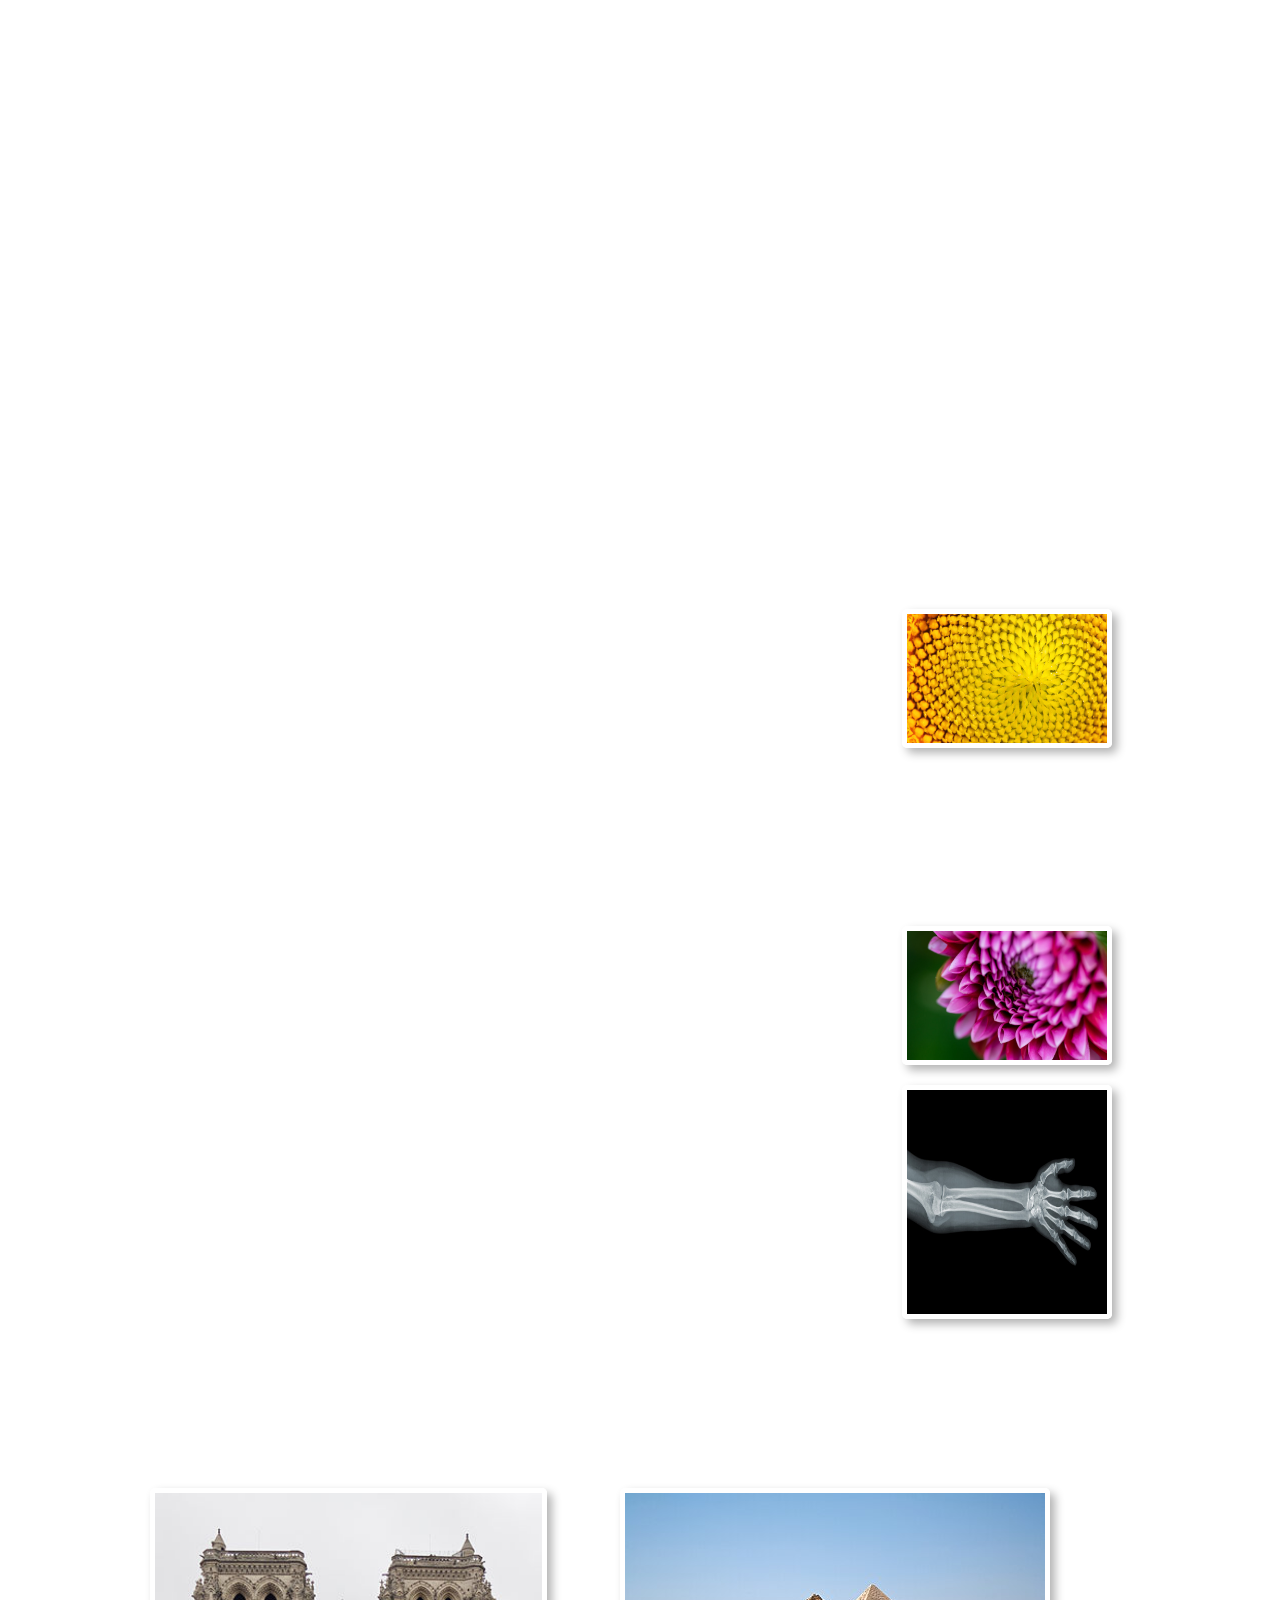
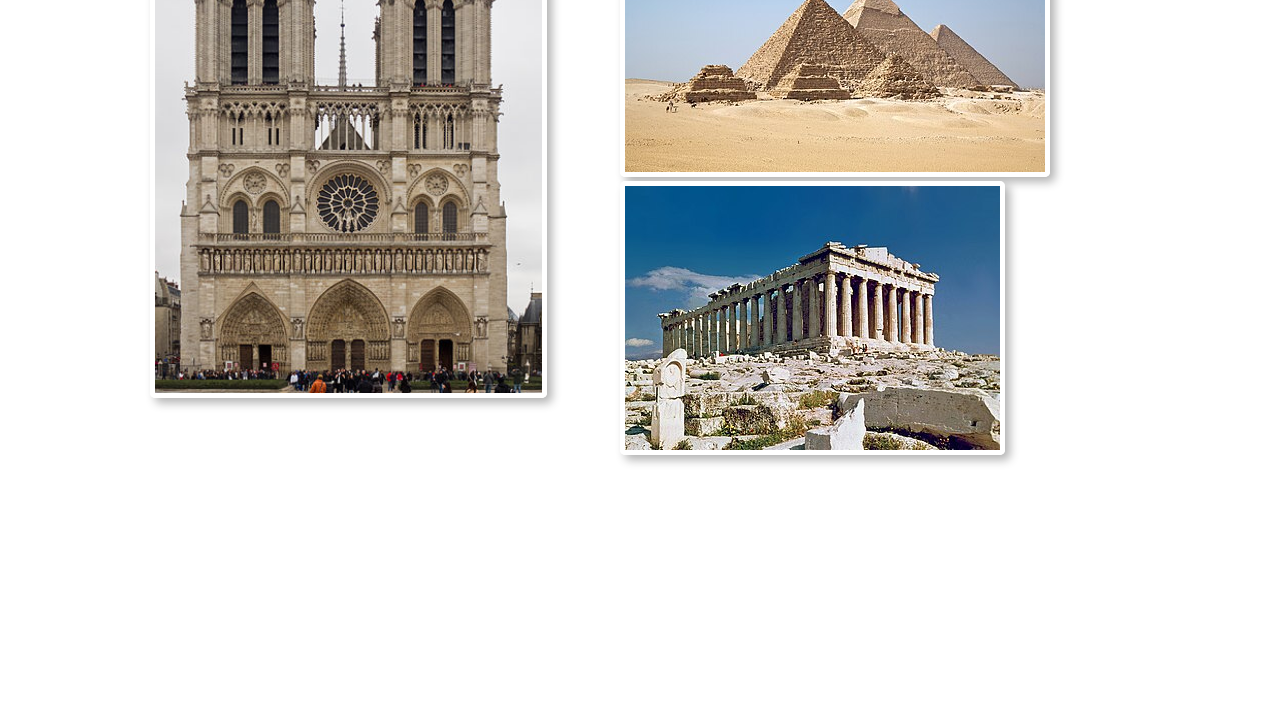
<file: pages/history.html>
<!DOCTYPE html>
<html lang="en">

<head>
  <meta charset="UTF-8">
  <meta name="viewport" content="width=device-width, initial-scale=1.0">
  <link rel="stylesheet" href="../style/main.css">
  <title>CodeCrafterS</title>
</head>

<body>
  <ul class="nav">
    <li><a href="../index.html">Home</a></li>
    <li><a href="history.html">History</a></li>
    <li><a href="mathematics-magic.html">Math Magic</a></li>
    <li><a href="fibin-code.html">Fib In Code</a></li>
    <li><a href="about-us.html">About Us</a></li>
</ul>
  <h2 class="title">Фибоначи – кодът на вселената</h2>
  <div class="block">
    <img src="../img/Fibonacci2.jpg">
    <p>Леонардо Фибоначи е италиански математик, работил през първата половина на XIII век. Определян като
      „най-талантливият западен математик на Средновековието“, наред с останалите математици на своето време той
      допринася за възраждането на класическите точни науки след техния упадък през Ранното Средновековие. Фибоначи
      е
      най-известен с популяризирането в Европа на арабските цифри, които използва в своя основен труд „Книга за
      смятането“, както и на числовата редица, наречена по-късно на негово име числа на Фибоначи, която не е негово
      откритие, но е използвана от него като пример в „Книга за смятането“. </p>
  </div>
  <div class="block">
    <p>Леонардо Фибоначи е роден около 1170 г. в Пиза в семейството на богатия търговец Гулиелмо деи Боначи. Докато
      е
      жив,
      самият Леонардо използва името Леонардо Биголо, като едва след смъртта му започват да го наричат Фибоначи
      (figlio
      di
      Bonacci, „син на Боначи“). Бащата на Леонардо е официален представител на търговците от Пизанската република в
      Буджа, пристанище в днешен Алжир. През тези години Буджа е важно интелектуално средище и в града живеят видни
      арабски учени. Като дете Леонардо живее там заедно с баща си, и още по това време се запознава с арабските
      цифри.
      След като установява, че аритметичните изчисления с арабски цифри са по-прости и ефективни, отколкото с римски
      цифри, Фибоначи предприема пътувания в Средиземноморието – Египет, Сирия, Сицилия, Прованс, Цариград, за да се
      учи
      при водещите математици от това време. Той се връща в Италия около 1200 г., а през 1202 г. публикува наученото
      в
      своята „Книга за смятането“.</p>
    <img src="../img/330px-Liber_abbaci_magliab_f124r.jpg">
  </div>
  <div class="block">
    <p>В своята „Книга за смятането“ Фибоначи представя т.нар. „индийски метод“, известен днес като арабски цифри.
      Книгата
      се застъпва за използването на десетична бройна система с позиционна номерация и демонстрира практическите
      преимущества на този метод, прилагайки решетъчно умножение и египетски дроби в счетоводството, преобразуването
      на
      единици за измерване, изчисляването на лихви и обменни курсове. Освен използването на арабските цифри, книгата
      включва и признаци за делимост, правила за изчисляване на квадратни и кубични корени, както и множество
      примерни
      задачи с техните решения. „Книга за смятането“ става популярна сред образованите кръгове в Западна Европа и
      оказва
      силно влияние върху развитието на западноевропейската мисъл.</p>
  </div>
  <div class="block">
    <p>Значението на числата на Фибоначи в математиката е толкова голямо, че и днес на тях е посветено самостоятелно
      периодично издание, Fibonacci Quarterly. Неговото име носи и астероидът 6765 Фибоначи.</p>
  </div>
  <div class="block">
    <p>През далечната 1202 г. италианският математик и животновъд Леонардо Писано, в опит да пресметне колко зайци
      ще
      е
      отгледал до края на сезона, прави определени изчисления и получава специфична поредица от числа, която
      по-късно
      става известна като числата или редицата на Фибоначи.</p>
  </div>
  <div class="block">
    <p>А последователността е следната: 1, 1, 2, 3, 5, 8, 13, 21, 34, 55, 89, 144 и така - до безкрайност. Формулата
      е
      проста - всяко следващо число е равно на сбора между предходните две, а съотношението между последните две
      числа
      в
      редицата е невероятно близо до "златното сечение" (1.618).</p>
  </div>
  <div class="block">
    <p>"Златното сечение" е термин, въведен от Леонардо да Винчи, и се счита за божествена пропорция, която се среща
      в
      древногръцката архитектура, египетската култура и е в основата на философските въжделения на Питагор.</p>
  </div>
  <div class="block">
    <p>Истината е, че числата на Фибоначи се срещат в природата по най-различни и любопитни начини - явление, което
      представлява главоблъсканица за учените от стотици години насам.</p>
    <img src="../img/768x432.jpg">
  </div>
  <div class="block">
    <p>Подредбата на семките в слънчогледа е най-очевидният пример за това. Броят на спиралите в питата винаги е
      равен
      на
      число на Фибоначи, а броят на сочещите наляво и тези на сочещите надясно спирали винаги е равен на две поредни
      числа
      на Фибоначи.</p>
  </div>
  <div class="block">
    <p>Същото явление може да се наблюдава и при формите на шишарката, ананаса, зелето и дори в черупките на
      охлювите
      и
      подредбата на тичинки при цветята.</p>
    <img src="../img/768x432 (1).jpg">
  </div>
  <div class="block">

    <p>Но най-интересното е, че редицата на Фибоначи присъства и в биологичния дизайн на човека, като органите и
      частите
      на тялото следват последователността от 1, 2, 3 и 5. Ако погледнем ръката или краката си, ще установим, че те
      се
      състоят от три части и завършват с пет пръста. Големината на костите в крайниците и размера на фалангите в
      пръстите
      ни също са подвластни на тези пропорции.</p>
    <img src="../img/768x432 (2).jpg">
  </div>
  <div class="block">
    <p>Златното сечение съществува и в архитектурата още от древни времена. Примери за това са Египетските пирамиди,
      Партенона в атинския Акропол, Парижката света Богородица и др. </p>
  </div>
  <div class="img-grid">
    <img src="../img/375px-Cathédrale_Notre-Dame_de_Paris_-_12.jpg" class="grid-item">
    <span class="grid-item">
      <img src="../img/All_Gizah_Pyramids.jpg"><br />
      <img src="../img/The_Parthenon_in_Athens.jpg">
    </span>
  </div>
  <div class="block">
    <p>Защо и как редицата на Фибоначи отразява кода на реалността ни, все още е толкова голяма гатанка, колкото е и
      по
      времето на Леонардо Писано.</p>
  </div>
  <div class="block">
    <p>Едно е сигурно - колкото повече се вглеждаме в природата и нейните форми, на толкова повече места
      забелязваме,
      че
      съществуват математически закономерности, които ни карат да чувстваме, че всичко живо около нас е отлято по
      сходен,
      космически калъп.</p>
  </div>
</body>

</html>
</file>
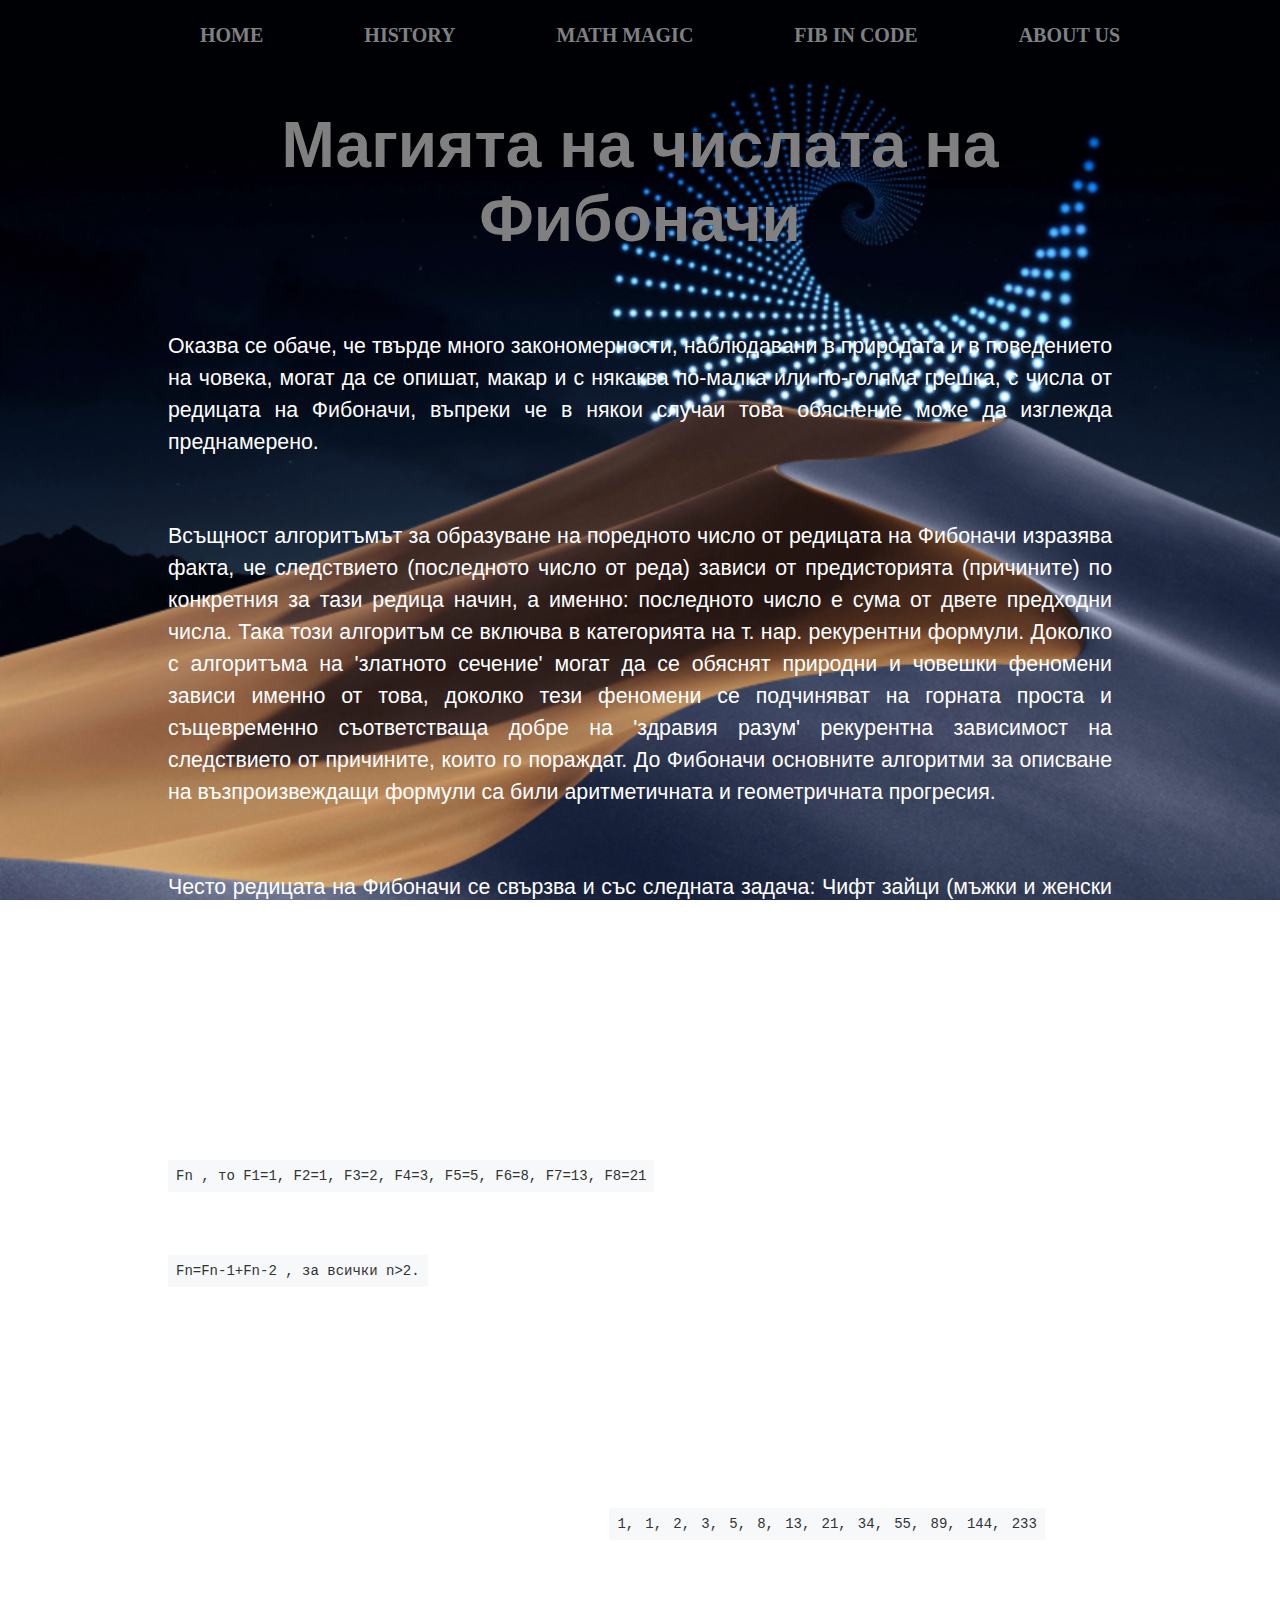
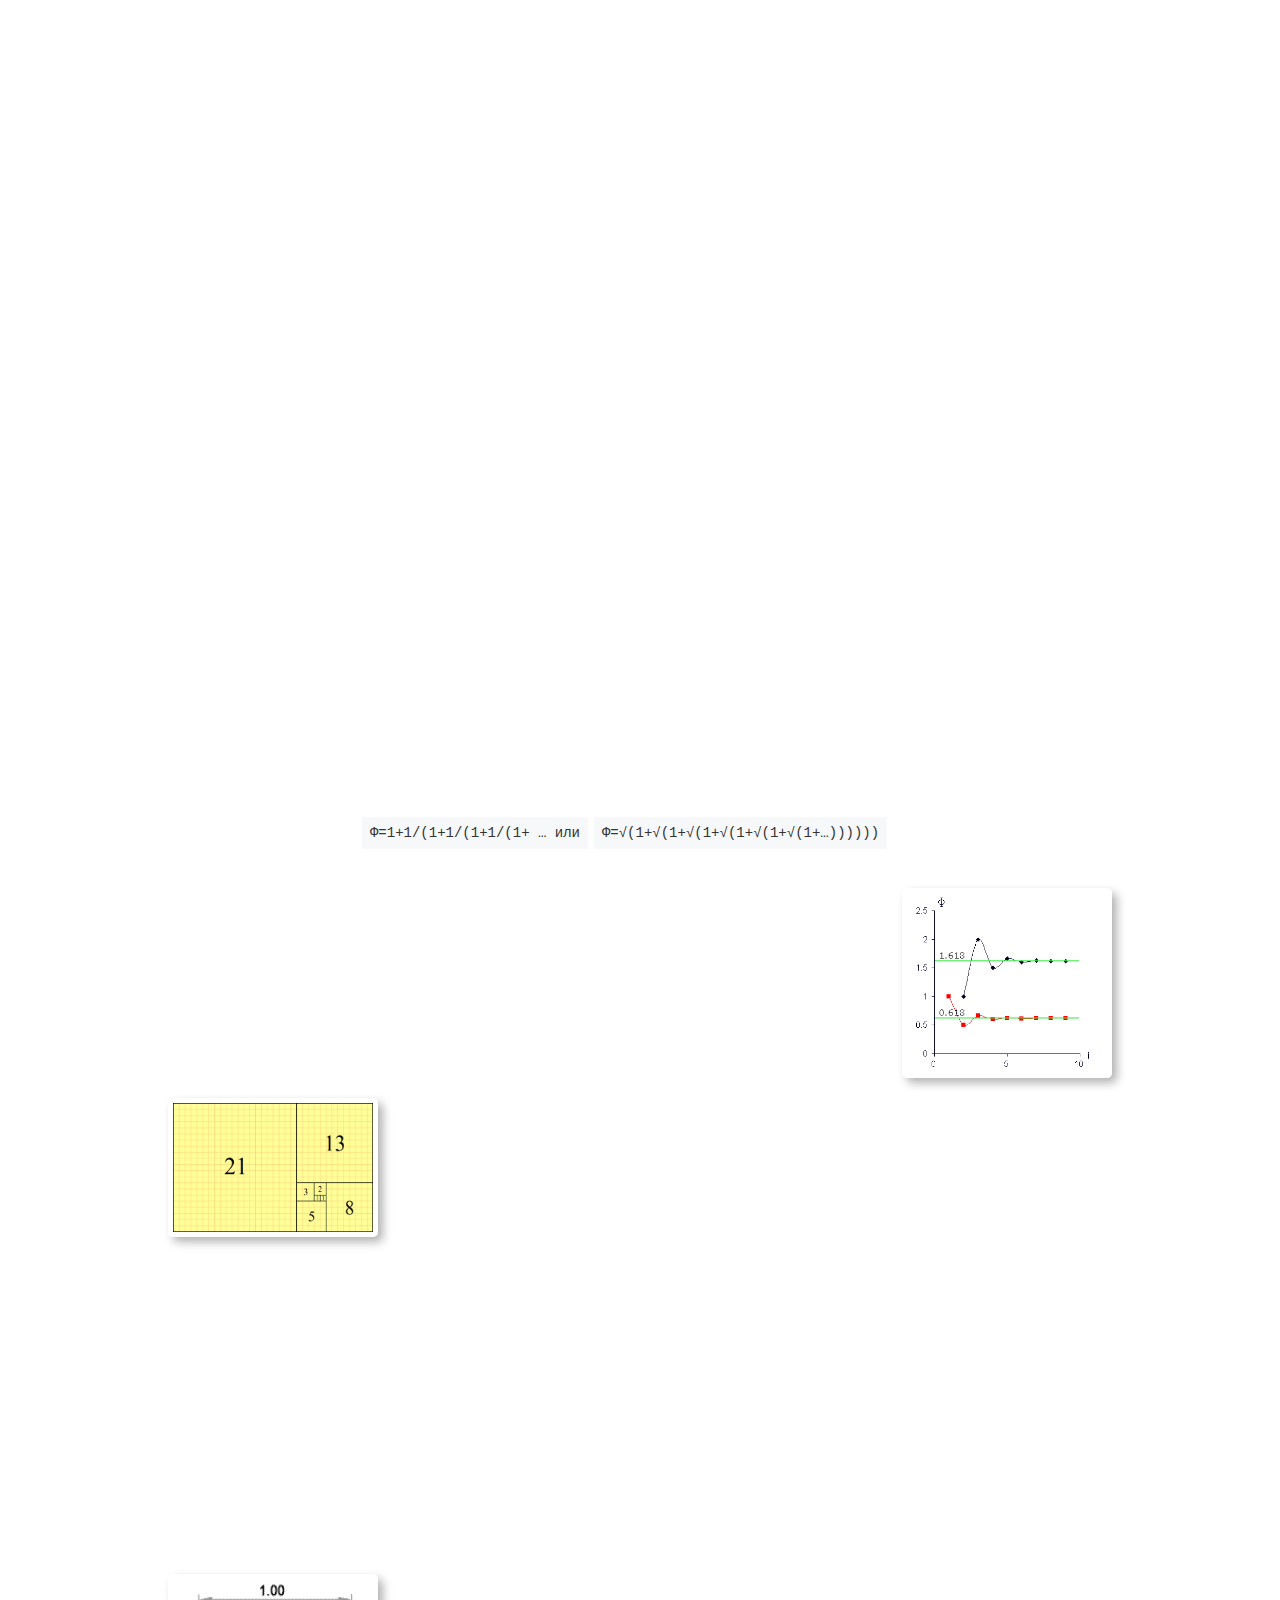
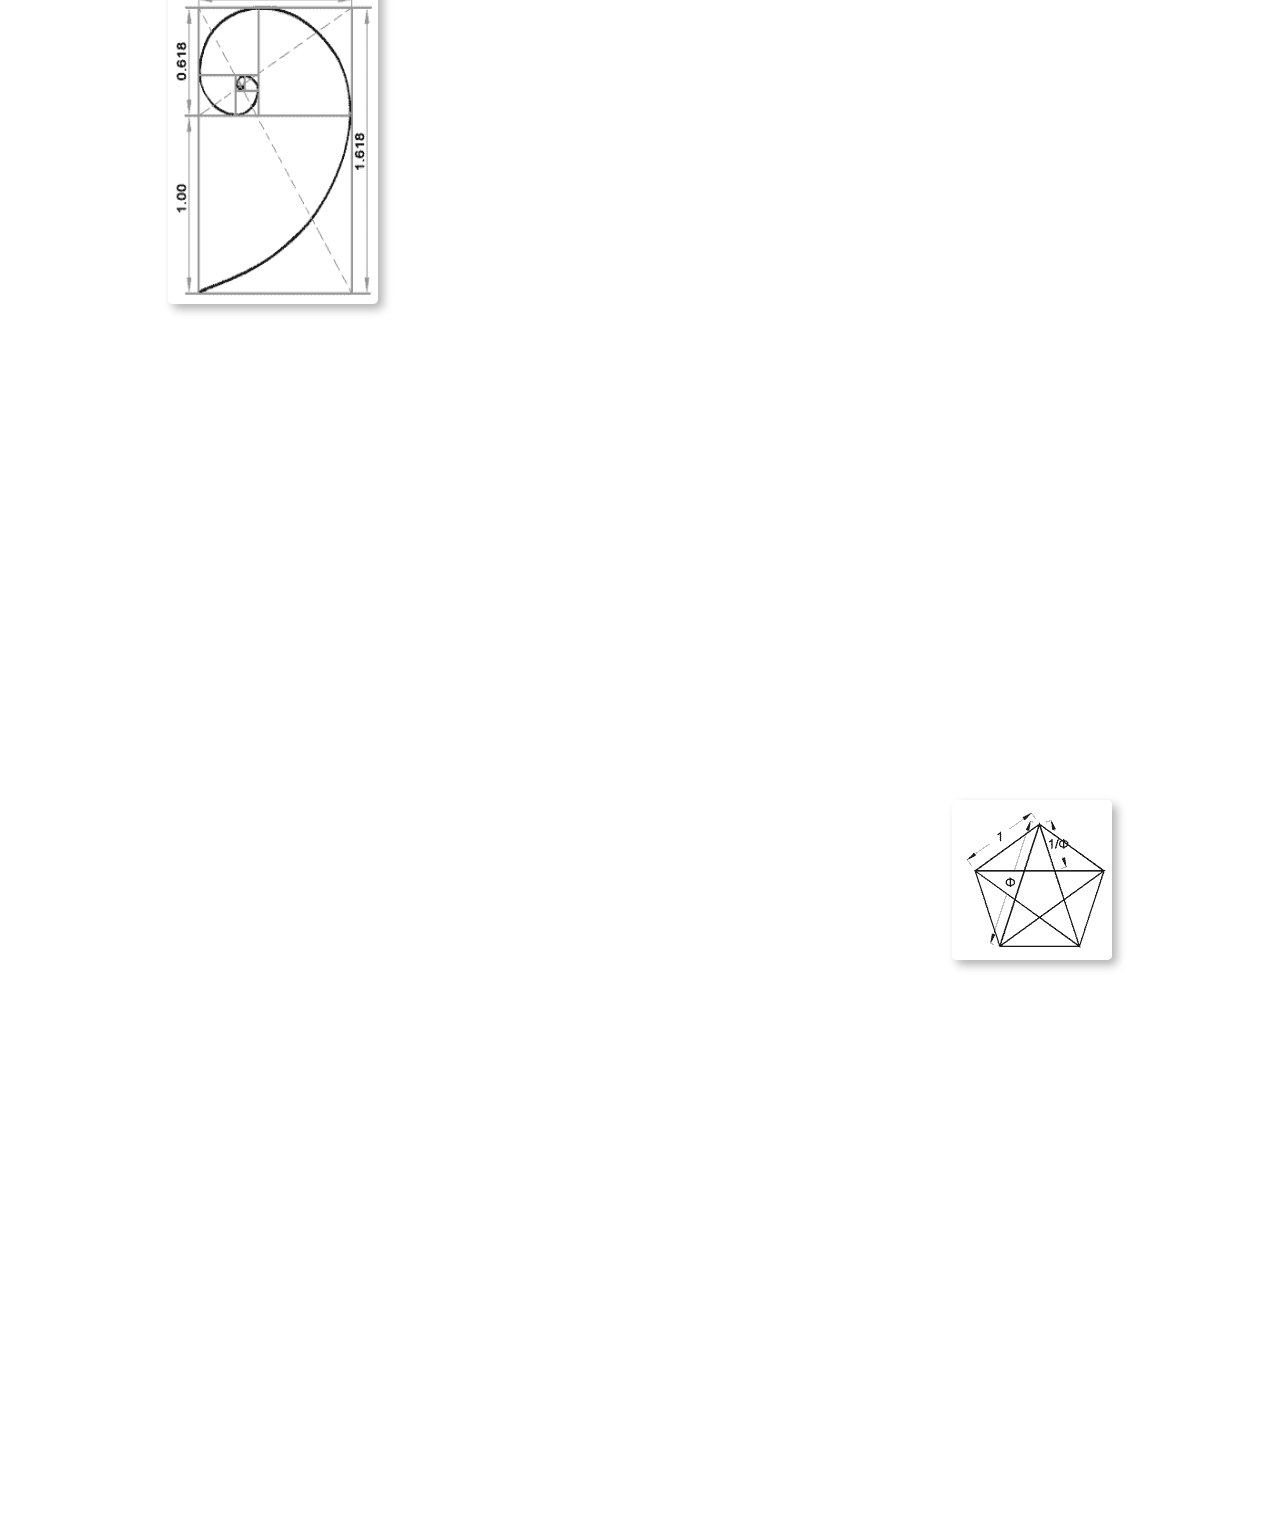
<file: pages/mathematics-magic.html>
<!DOCTYPE html>
<html lang="en">

<head>
    <meta charset="UTF-8">
    <meta name="viewport" content="width=device-width, initial-scale=1.0">
    <link rel="stylesheet" href="../style/main.css">
    <title>CodeCrafterS</title>
</head>

<body>
    <ul class="nav">
        <li><a href="../index.html">Home</a></li>
        <li><a href="history.html">History</a></li>
        <li><a href="mathematics-magic.html">Math Magic</a></li>
        <li><a href="fibin-code.html">Fib In Code</a></li>
        <li><a href="about-us.html">About Us</a></li>
    </ul>
    <h2 class="title">Магията на числата на Фибоначи</h2>
    <div class="block">
        <p>
            Оказва се обаче, че твърде много закономерности, наблюдавани в природата и в поведението на човека, могат да
            се опишат,
            макар и с някаква по-малка или по-голяма грешка, с числа от редицата на Фибоначи, въпреки че в някои случаи
            това обяснение може да изглежда преднамерено.
        </p>
    </div>
    <div class="block">
        <p>
            Всъщност алгоритъмът за образуване на поредното число от редицата на Фибоначи изразява факта, че следствието
            (последното число от реда) зависи от предисторията
            (причините) по конкретния за тази редица начин, а именно: последното число е сума от двете предходни числа.
            Така този алгоритъм се
            включва в категорията на т. нар. рекурентни формули. Доколко с алгоритъма на 'златното сечение' могат да се
            обяснят природни и
            човешки феномени зависи именно от това, доколко тези феномени се подчиняват на горната проста и същевременно
            съответстваща добре на 'здравия разум'
            рекурентна зависимост на следствието от причините, които го пораждат. До Фибоначи основните алгоритми за
            описване на възпроизвеждащи формули са
            били аритметичната и геометричната прогресия.
        </p>
    </div>
    <div class="block">
        <p>Често редицата на Фибоначи се свързва и със следната задача: Чифт зайци (мъжки и женски екземпляр) могат да
            произведат за единица време (напр. един месец) нов чифт зайци, които продължават да се размножават (в
            класическата задача на Фибоначи на новородения чифт зайци са му необходими два месеца, за да дадат първото
            си поколение, след което продължават да се размножават всеки месец). Колко е броят на живите чифтове зайци
            след определено време, ако никой не унищожава зайците? </p>
    </div>
    <div class="block">
        <p>Ако означим броя двойки зайци на n-тия месец с <span class="formula">Fn , то F1=1, F2=1, F3=2, F4=3, F5=5, F6=8, F7=13, F8=21</span></p>
    </div>
    <div class="block">
        <p><span class="formula">Fn=Fn-1+Fn-2 , за всички n>2.</span></p>
    </div>
    <div class="block">
        <p>
            Броят на двойките зайци на n-тия месец е равен на броя Fn-1 двойки зайци от миналия месец плюс броят на
            родилите се двойки зайци, който съвпада с числото Fn-2 двойки зайци, родили през (n-2)-рия месец (нали само
            те даваха потомство).
        </p>
    </div>
    <div class="block">
        <p>Числа Fn, образуващи последователността<span class="formula">1, 1, 2, 3, 5, 8, 13, 21, 34, 55, 89, 144, 233</span>, … се наричат “числа на Фибоначи“, а самата последователност — ред на Фибоначи.</p>
    </div>
    <div class="block">
        <p>
            Човек харесва някакъв предмет заради формата му. Усещането за красота и хармония най-често произтича от
            съчетанието на симетрия и златно сечение.
        </p>
    </div>
    <div class="block">
        <p>Цялото винаги се състои от части и ако те са в "златно" съотношение – помежду си и с цялото, то това винаги е
            белег на структурно и функционално съвършенство в изкуството, науката, техниката и природата.</p>
    </div>
    <div class="block">
        <p>Едно от най-важните свойства на числата на Фибоначи е съществуването на т.н. коефициенти на Фибоначи, т.е.
            постоянни отношения на различни членове на реда. Те се определят по следния начин:</p>
    </div>
    <div class="block">
        <ul>
            <li>
                Отношението на всяко число към следващото, което се стреми все повече и повече към 0.61803…
            </li>
            <li>
                Отношението на всяко число към предишното се стреми към 1.61803… (обратно на 0.618). Числото
                1.61803… ,
            </li>
        </ul>
    </div>
    <div class="block">
        <p>Това число се означава се с главната гръцка буква Ф (фи) – първата буква в името на Фидий.</p>
    </div>
    <div class="block">
        <p>Любопитно е, че 1/Ф = 0.61803398… Числото Ф е единственото положително число, което се превръща в
            реципрочното си при изваждане на единица. Може да се представи и като сума от безкрайния ред: <span
                class="formula">Ф=1+1/(1+1/(1+1/(1+ … или</span>
            <snap class="formula">Ф=√(1+√(1+√(1+√(1+√(1+√(1+…))))))</snap>
        </p>
    </div>
    <div class="block">
        <p>Ф е границата, към която се стреми отношението на два последователни члена от реда на Фибоначи.</p>
        <img src="../img/graph.gif">
    </div>
    <div class="block">
        <img src="../img/525px-34_21-FibonacciBlocks.png">
        <p>
            Златни правоъгълници са правоъгълници, чиито страни са в "златно" съотношение. "Златният" правоъгълник има
            някои интересни свойства.
        </p>
    </div>
    <div class="block">
        <p>
            Ако отрежем от "златния" правоъгълник квадрат, страната на който е равна на по-малката страна на
            правоъгълника, остатъка ще бъде отново "златен" правоъгълник, но с по-малки размери
        </p>
    </div>
    <div class="block">
        <p>
            Ако продължим да отрязваме квадрати, ще получаваме все по-малки и по-малки "златни" правоъгълници. При това
            ще са подредени по логаритмична спирала, съвсем същата като тази, която се образува от квадрати със страни,
            числата на Фибоначи.
        </p>
    </div>
    <div class="block">
        <img src="../img/spiral.gif">
        <p>
            Златна спирала е спирала, която се образува при вписване на четвърт от окръжност във всеки квадрат, получен
            при безкрайно разделяне на златен правоъгълник в поредица от все по-малки златни правоъгълници. Тази спирала
            се доближава до логаритмична спирала с център пресечената точка на диагоналите на първите два правоъгълника.
            Полюсът на спиралата лежи на пресечната точка на диагоналите на началния правоъгълник и първия отрязан
            правоъгълник. При това диагоналите на всички следващи намаляващи "златни" правоъгълници лежат на тези
            диагонали.
        </p>
    </div>
    <div class="block">
        <p>
            Златен триъгълник е равнобедрен триъгълник, при който отношението на дължините на бедрото и основата е равно
            на златното сечение.
        </p>
    </div>
    <div class="block">
        <p>
            Съществуват два вида триъгълници, при които отношението на дължините на бедрото и основата е равно на
            златното сечение: остроъгълен (при който основата е по-малка от бедрото и ъгълът при върха е 36°, а ъглите
            при основата са 72°) и тъпоъгълен (при който основата е по-голяма от бедрото и ъгълът при върха е 108°, а
            ъглите при основата са 36°). Вторият вид триъгълници често се нарича сребърен триъгълник.
        </p>
    </div>
    <div class="block">
        <p>
            Във всеки златен триъгълник може да се впише едновременно един сребърен и един златен триъгълник, който е φ
            пъти по-малък.
        </p>
    </div>
    <div class="block">
        <p>
            Пентаграмът е фигура, образувана от 5 златни триъгълника, вписани в правилен петоъгълник. Всяка от петте
            линии, съставящи тази фигура, дели другата в златно отношение.
        </p>
        <img src="../img/5gon.gif">
    </div>
    <div class="block">
        <p>
            Числата на на Фибоначи имат още куп удивителни свойства, които са разгледани подробно в книгите на М.
            Гарднер “Математически развлечения”.
        </p>
    </div>
    <div class="block">
        <p>
            Числата на на Фибоначи имат още куп удивителни свойства, които са разгледани подробно в книгите на М.
            Гарднер “Математически развлечения”.
        </p>
    </div>
    <div class="block">
        <p>
            След редица доста успешни удари на борса Ралф Елиот публикувал през 1939 г. серия статии в Financial World
            Magazine. В тях за първи път била представена теорията му, че движението на индекса Доу-Джонс се подчинява
            на определен ритъм. Излиза, че числата на Фибоначи могат да ви направят и богати.
        </p>
    </div>
    <div class="block center">
        <p class="bold">
            Ще ни се да завършим с думите на самият Елиот:
        </p>
    </div>
</body>

</html>
</file>
<file: style/main.css>
/*body style*/
body {
  max-width: 80%;
  max-height: 100%;
  background-image: url('../img/background.jpg');
  background-size: cover;
  background-attachment: fixed;
  color: white;
  margin: 0 auto;
}

IMG {
  border: 5px solid white;
  box-shadow: 5px 5px 10px rgba(0, 0, 0, 0.3);
  border-radius: 5px;
}

.bold {
  font-weight: bold;
}

.center {
  justify-content: center;
}

.text-center {
  text-align: center;
}

  h1 {
    font-size: 48pt;
    
  }
  h2{
    font-size: 19pt;
    
  }
 
  button {
    background-color: rgb(255, 255, 255);
    border: none;
    border-radius: 10px;
    font-weight: bold;
    font-size: 18px;
    font-family: "Courier New", Courier, monospace;
    color: #474e5d;
    padding: 20px;
    margin-left: 10px;
    text-align: center;
    cursor: pointer;
    position: absolute;
    top: 50%;
    left: 50%;
    transform: translateX(-50%);
  }

/* adds shadow effect to button on hover*/
button:hover {
    box-shadow: 0px 0px 12px 4px rgba(0,0,0,0.74);
}


.title {
  font-size: 48pt;
  text-align: center;
}

.block {
  display: flex;
  margin: 20px;
}

.block>IMG {
  width: 200px;
  margin-left: 20px;
  margin-right: 20px;
}

.block>P,
.block>ul>li {
  font-size: 16pt;
  line-height: 1.5;
  margin-left: 20px;
  margin-right: 20px;
  text-align: justify;
}

.img-grid {
  width: 100vh;
  display: grid;
  padding: 22px;
  grid-template-columns: 1fr 1fr;
  grid-gap: 20px;
}

.grid-item {
  grid-row: 1;
  grid-column: span 2;
  height: 500px;
}

.formula {
  background-color: #f6f8fa;
  padding: 8px;
  font-family: monospace;
  font-size: 14px;
  line-height: 1.6;
  white-space: pre;
  overflow: auto;
  color: #333;
}


/* navbar */
a {
  font-size: 24pt;
  color: aqua;
  text-decoration: none;
}

a.active {
  color: white;
  text-decoration: none;
}

.nav {
  display: flex;
  justify-content: space-between;
}

.nav {
  font-family: 'Titillium Web';
  text-transform: uppercase;
  text-align: center;
  font-weight: 600;
}

.nav * {
  box-sizing: border-box;
  transition: all .35s ease;
}

.nav li {
  display: inline-block;
  list-style: outside none none;
  margin: .5em 1em;
  padding: 0;
}

.nav a {
  padding: .5em .8em;
  color: rgba(255, 255, 255, .5);
  position: relative;
  text-decoration: none;
  font-size: 20px;
}

.nav a::before,
.nav a::after {
  content: '';
  height: 14px;
  width: 14px;
  position: absolute;
  transition: all .2s ease;
  opacity: 0;
}

.nav a::before {
  content: '';
  right: 0;
  top: 0;
  border-top: 3px solid #31687e;
  border-right: 3px solid #31687e;
  transform: translate(-100%, 50%);
}

.nav a:after {
  content: '';
  left: 0;
  bottom: 0;
  border-bottom: 3px solid #31687e;
  border-left: 3px solid #31687e;
  transform: translate(100%, -50%)
}

.nav a:hover:before,
.nav a:hover:after {
  transform: translate(0, 0);
  opacity: 1;
}

.nav a:hover {
  color: #31687e;
}


.code {
  font-size: 13pt;
  margin-left: 20px;
  margin-right: 20px;
  text-align: justify;
}

body {
  font-family: Arial, Helvetica, sans-serif;
}

.column {
  float: left;
  width: 33.3%;
  margin-bottom: 16px;
  padding: 0 8px;
}

.about-section {
  padding: 50px;
  text-align: center;
  background-color: #474e5d;
  color: white;
}

.container {
  padding: 0 16px;
}

.container::after,
.row::after {
  content: "";
  clear: both;
  display: table;
}

.title {
  color: grey;
}

.button {
  border: none;
  outline: 0;
  display: inline-block;
  padding: 8px;
  color: white;
  background-color: #000;
  text-align: center;
  cursor: pointer;
  width: 100%;
}

.button:hover {
  background-color: #555;
}

.grid>article img {
  max-width: 100%;
}


.card {
  box-shadow: 0 4px 8px 0 rgba(0, 0, 0, 0.2);
  padding: 16px;
  margin: 8px;
  font-size: 13pt;
  margin-left: 20px;
  margin-right: 20px;
  text-align: center;
  background-color: #f1f1f1;
  box-sizing: border-box;
  border-radius: 10px;
  color: #000;
  justify-content: center;
}

/* Float four columns side by side */
.column {
  float: left;
  width: 25%;
  padding: 0 10px;
}

/* Remove extra left and right margins, due to padding */
.row {
  margin: 0 -5px;
}

/* Clear floats after the columns */
.row:after {
  content: "";
  display: table;
  clear: both;
}

.card>img {
  max-width: 100%;
  /* min-height: 350px; */
}
</file>
<file: style.css>
body {
  max-width: 80%;
  max-height: 100%;
  background-image: url('img/background.jpg');
  background-size: cover;
  background-attachment: fixed;
  color: white;
  margin: 0 auto;
}

IMG {
  border: 5px solid white;
  box-shadow: 5px 5px 10px rgba(0, 0, 0, 0.3);
  border-radius: 5px;
}

.bold {
  font-weight: bold;
}

.center {
  justify-content: center;
}

.text-center {
  text-align: center;
}

.text-center {
  h1 {
    font-size: 48pt;
    
  }
  h2{
    font-size: 36pt;
  }
}

.title {
  font-size: 48pt;
  text-align: center;
}

.block {
  display: flex;
  margin: 20px;
}

.block>IMG {
  width: 200px;
  margin-left: 20px;
  margin-right: 20px;
}

.block>P,
.block>ul>li {
  font-size: 16pt;
  line-height: 1.5;
  margin-left: 20px;
  margin-right: 20px;
  text-align: justify;
}

.img-grid {
  width: 100vh;
  display: grid;
  padding: 22px;
  grid-template-columns: 1fr 1fr;
  grid-gap: 20px;
}

.grid-item {
  grid-row: 1;
  grid-column: span 2;
  height: 500px;
}

.formula {
  background-color: #f6f8fa;
  padding: 8px;
  font-family: monospace;
  font-size: 14px;
  line-height: 1.6;
  white-space: pre;
  overflow: auto;
  color: #333;
}

a {
  font-size: 24pt;
  color: aqua;
  text-decoration: none;
}

a.active {
  color: white;
  text-decoration: none;
}

.nav {
  display: flex;
  justify-content: space-between;
}

.nav {
  font-family: 'Titillium Web';
  text-transform: uppercase;
  text-align: center;
  font-weight: 600;
}

.nav * {
  box-sizing: border-box;
  transition: all .35s ease;
}

.nav li {
  display: inline-block;
  list-style: outside none none;
  margin: .5em 1em;
  padding: 0;
}

.nav a {
  padding: .5em .8em;
  color: rgba(255, 255, 255, .5);
  position: relative;
  text-decoration: none;
  font-size: 20px;
}

.nav a::before,
.nav a::after {
  content: '';
  height: 14px;
  width: 14px;
  position: absolute;
  transition: all .2s ease;
  opacity: 0;
}

.nav a::before {
  content: '';
  right: 0;
  top: 0;
  border-top: 3px solid #31687e;
  border-right: 3px solid #31687e;
  transform: translate(-100%, 50%);
}

.nav a:after {
  content: '';
  left: 0;
  bottom: 0;
  border-bottom: 3px solid #31687e;
  border-left: 3px solid #31687e;
  transform: translate(100%, -50%)
}

.nav a:hover:before,
.nav a:hover:after {
  transform: translate(0, 0);
  opacity: 1;
}

.nav a:hover {
  color: #31687e;
}

.code {
  font-size: 13pt;
  margin-left: 20px;
  margin-right: 20px;
  text-align: justify;
}

body {
  font-family: Arial, Helvetica, sans-serif;
}

.column {
  float: left;
  width: 33.3%;
  margin-bottom: 16px;
  padding: 0 8px;
}

.card {
  box-shadow: 0 4px 8px 0 rgba(0, 0, 0, 0.2);
  margin: 8px;
}

.about-section {
  padding: 50px;
  text-align: center;
  background-color: #474e5d;
  color: white;
}

.container {
  padding: 0 16px;
}

.container::after,
.row::after {
  content: "";
  clear: both;
  display: table;
}

.title {
  color: grey;
}

.button {
  border: none;
  outline: 0;
  display: inline-block;
  padding: 8px;
  color: white;
  background-color: #000;
  text-align: center;
  cursor: pointer;
  width: 100%;
}

.button:hover {
  background-color: #555;
}

.grid>article img {
  max-width: 100%;
}

.card {
  box-shadow: 0 4px 8px 0 rgba(0, 0, 0, 0.2);
  padding: 16px;
  text-align: center;
  background-color: #f1f1f1;
  box-sizing: border-box;
  border-radius: 10px;
  color: #000;
  justify-content: center;
}

/* Float four columns side by side */
.column {
  float: left;
  width: 25%;
  padding: 0 10px;
}

/* Remove extra left and right margins, due to padding */
.row {
  margin: 0 -5px;
}

/* Clear floats after the columns */
.row:after {
  content: "";
  display: table;
  clear: both;
}

.card>img {
  max-width: 100%;
  /* min-height: 350px; */
}
.img-grid {
  width: 100vh;
  display: grid;
  padding: 10px;
  grid-template-columns: 1fr 1fr;
  grid-gap: 20px;
}

.grid-item {
  grid-row: 1;
  grid-column: span 2;
  height: 500px;
}

.formula {
  background-color: #f6f8fa;
  padding: 8px;
  font-family: monospace;
  font-size: 14px;
  line-height: 1.6;
  white-space: pre;
  overflow: auto;
  color: #333;
}

a {
  font-size: 24pt;
  color: aqua;
  text-decoration: none;
}

a.active {
  color: white;
  text-decoration: none;
}

.nav {
  display: flex;
  justify-content: space-between;
}

.nav {
  font-family: 'Titillium Web';
  text-transform: uppercase;
  text-align: center;
  font-weight: 600;
}

.nav * {
  box-sizing: border-box;
  transition: all .35s ease;
}

.nav li {
  display: inline-block;
  list-style: outside none none;
  margin: .5em 1em;
  padding: 0;
}

.nav a {
  padding: .5em .8em;
  color: rgba(255, 255, 255, .5);
  position: relative;
  text-decoration: none;
  font-size: 20px;
}

.nav a::before,
.nav a::after {
  content: '';
  height: 14px;
  width: 14px;
  position: absolute;
  transition: all .2s ease;
  opacity: 0;
}

.nav a::before {
  content: '';
  right: 0;
  top: 0;
  border-top: 3px solid #31687e;
  border-right: 3px solid #31687e;
  transform: translate(-100%, 50%);
}

.nav a:after {
  content: '';
  left: 0;
  bottom: 0;
  border-bottom: 3px solid #31687e;
  border-left: 3px solid #31687e;
  transform: translate(100%, -50%)
}

.nav a:hover:before,
.nav a:hover:after {
  transform: translate(0, 0);
  opacity: 1;
}

.nav a:hover {
  color: #31687e;
}

.code {
  font-size: 13pt;
  margin-left: 20px;
  margin-right: 20px;
  text-align: justify;
}
.img-grid {
  width: 100vh;
  display: grid;
  padding: 10px;
  grid-template-columns: 1fr 1fr;
  grid-gap: 20px;
}

.grid-item {
  grid-row: 1;
  grid-column: span 2;
  height: 500px;
}

.formula {
  background-color: #f6f8fa;
  padding: 8px;
  font-family: monospace;
  font-size: 14px;
  line-height: 1.6;
  white-space: pre;
  overflow: auto;
  color: #333;
}

a {
  font-size: 24pt;
  color: aqua;
  text-decoration: none;
}

a.active {
  color: white;
  text-decoration: none;
}

.nav {
  display: flex;
  justify-content: space-between;
}

.nav {
  font-family: 'Titillium Web';
  text-transform: uppercase;
  text-align: center;
  font-weight: 600;
}

.nav * {
  box-sizing: border-box;
  transition: all .35s ease;
}

.nav li {
  display: inline-block;
  list-style: outside none none;
  margin: .5em 1em;
  padding: 0;
}

.nav a {
  padding: .5em .8em;
  color: rgba(255, 255, 255, .5);
  position: relative;
  text-decoration: none;
  font-size: 20px;
}

.nav a::before,
.nav a::after {
  content: '';
  height: 14px;
  width: 14px;
  position: absolute;
  transition: all .2s ease;
  opacity: 0;
}

.nav a::before {
  content: '';
  right: 0;
  top: 0;
  border-top: 3px solid #31687e;
  border-right: 3px solid #31687e;
  transform: translate(-100%, 50%);
}

.nav a:after {
  content: '';
  left: 0;
  bottom: 0;
  border-bottom: 3px solid #31687e;
  border-left: 3px solid #31687e;
  transform: translate(100%, -50%)
}

.nav a:hover:before,
.nav a:hover:after {
  transform: translate(0, 0);
  opacity: 1;
}

.nav a:hover {
  color: #31687e;
}

.code {
  font-size: 13pt;
  margin-left: 20px;
  margin-right: 20px;
  text-align: justify;
}
</file>
